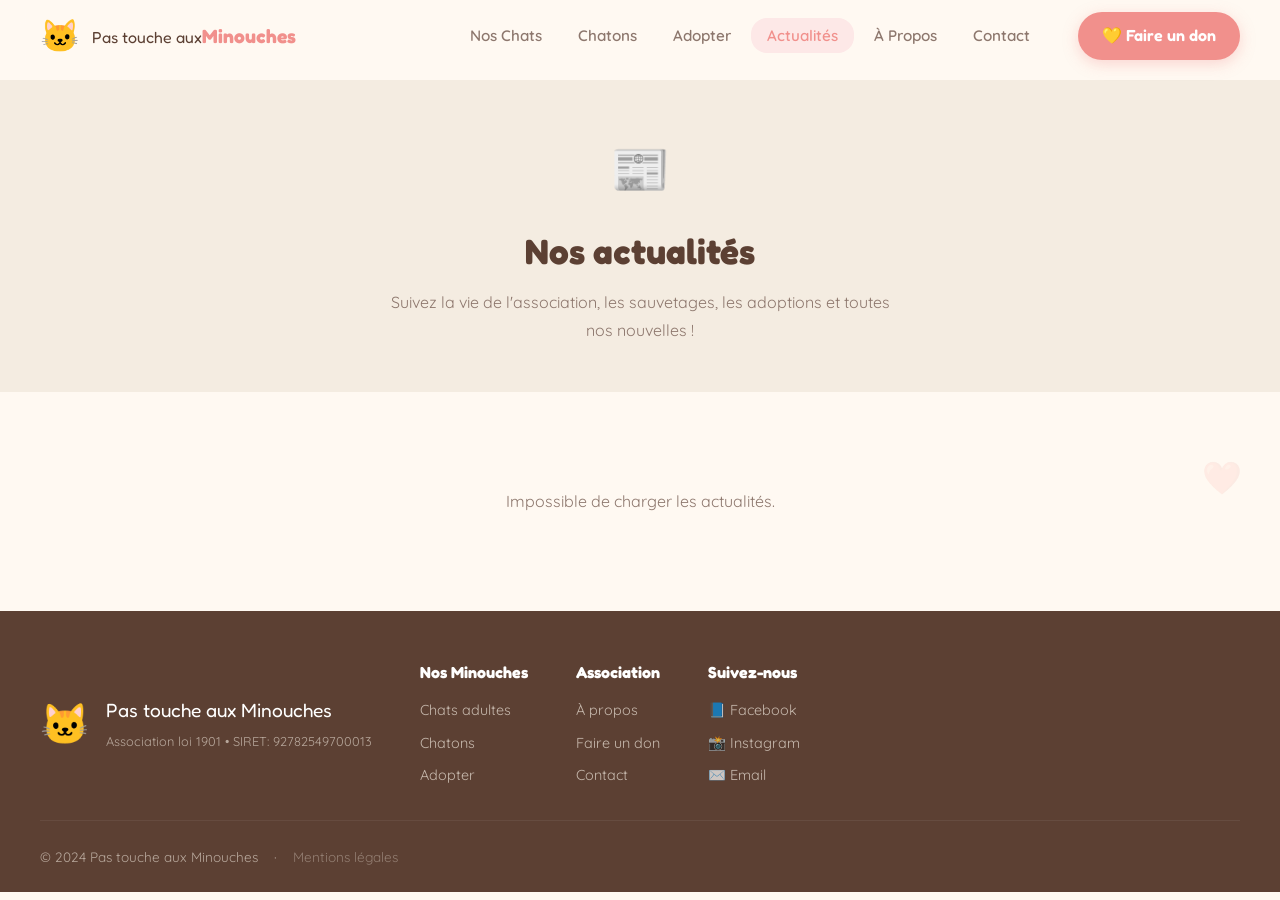
<file: actualites.html>
<!DOCTYPE html>
<html lang="fr">
<head>
<meta charset="utf-8"/>
<meta name="viewport" content="width=device-width, initial-scale=1.0"/>
<title>Actualités — Pas touche aux Minouches</title>
<link rel="stylesheet" href="assets/css/style.css"/>
<link href="https://fonts.googleapis.com/css2?family=Fredoka:wght@400;500;600;700&family=Quicksand:wght@400;500;600;700&display=swap" rel="stylesheet"/>
</head>
<body>
<nav class="navbar" id="navbar">
  <div class="nav-inner">
    <a href="index.html" class="nav-logo"><span class="logo-icon">🐱</span><div><span class="nav-title">Pas touche aux</span><span class="nav-title logo-bold">Minouches</span></div></a>
    <ul class="nav-links" id="navLinks">
      <li><a href="chats.html">Nos Chats</a></li>
      <li><a href="chatons.html">Chatons</a></li>
      <li><a href="adoption.html">Adopter</a></li>
      <li><a href="actualites.html" class="active">Actualités</a></li>
      <li><a href="a-propos.html">À Propos</a></li>
      <li><a href="contact.html">Contact</a></li>
    </ul>
    <a href="don.html" class="btn-primary">💛 Faire un don</a>
    <button class="nav-burger" id="navBurger"><span></span><span></span><span></span></button>
  </div>
</nav>

<div style="padding-top:80px;"></div>

<!-- Hero -->
<div style="background:var(--cream-dark);padding:3rem 2rem;text-align:center;">
  <div style="font-size:3rem;margin-bottom:0.75rem;">📰</div>
  <h1 style="font-family:var(--font-display);color:var(--brown);font-size:2.2rem;margin-bottom:0.5rem;">Nos actualités</h1>
  <p style="color:var(--brown-soft);max-width:500px;margin:0 auto;">Suivez la vie de l'association, les sauvetages, les adoptions et toutes nos nouvelles !</p>
</div>

<!-- Décos -->
<div style="position:fixed;inset:0;pointer-events:none;z-index:-1;overflow:hidden;">
  <span style="position:absolute;top:20%;left:2%;font-size:2rem;opacity:0.07;">🐾</span>
  <span style="position:absolute;top:50%;right:3%;font-size:2rem;opacity:0.07;">❤️</span>
  <span style="position:absolute;bottom:15%;left:5%;font-size:2rem;opacity:0.07;">⭐</span>
</div>

<!-- Articles -->
<div style="max-width:800px;margin:3rem auto;padding:0 1.5rem;" id="newsContainer">
  <div style="text-align:center;padding:3rem;color:var(--brown-soft);">
    <div style="font-size:3rem;margin-bottom:1rem;">⏳</div>
    <p>Chargement des actualités...</p>
  </div>
</div>

<!-- FOOTER -->
<footer class="footer">
  <div class="footer-inner">
    <div class="footer-brand">
      <span class="logo-icon">🐱</span>
      <div>
        <div class="footer-name">Pas touche aux Minouches</div>
        <div class="footer-sub">Association loi 1901 • SIRET: 92782549700013</div>
      </div>
    </div>
    <div class="footer-links">
      <div class="footer-col">
        <h4>Nos Minouches</h4>
        <a href="chats.html">Chats adultes</a>
        <a href="chatons.html">Chatons</a>
        <a href="adoption.html">Adopter</a>
      </div>
      <div class="footer-col">
        <h4>Association</h4>
        <a href="a-propos.html">À propos</a>
        <a href="don.html">Faire un don</a>
        <a href="contact.html">Contact</a>
      </div>
      <div class="footer-col">
        <h4>Suivez-nous</h4>
        <a href="https://www.facebook.com/profile.php?id=61565155742101&sk=directory_privacy_and_legal_info" target="_blank">📘 Facebook</a>
        <a href="https://www.facebook.com/profile.php?id=61565155742101&sk=directory_privacy_and_legal_info" target="_blank">📸 Instagram</a>
        <a href="/cdn-cgi/l/email-protection#3e5d51504a5f5d4a7e4e5f4d4a514b5d565b5f4b46535750514b5d565b4d10584c">✉️ Email</a>
      </div>
    </div>
  </div>
  <div class="footer-bottom"><span>© 2024 Pas touche aux Minouches</span> · <a href="mentions-legales.html" style="opacity:0.6;font-size:0.85rem;color:var(--cream-dark);">Mentions légales</a></div>
</footer>

<script src="assets/js/data.js"></script>
<script src="assets/js/main.js"></script>
<script>
async function loadNews() {
  const container = document.getElementById('newsContainer');
  try {
    const rows = await sb.query('news', { order: 'date.desc' });
    if (!rows.length) {
      container.innerHTML = `
        <div style="text-align:center;padding:4rem 2rem;color:var(--brown-soft);">
          <div style="font-size:4rem;margin-bottom:1rem;">📭</div>
          <h2 style="color:var(--brown);">Aucune actualité pour le moment</h2>
          <p>Revenez bientôt, nous avons toujours des nouvelles à partager !</p>
        </div>`;
      return;
    }
    container.innerHTML = rows.map(n => `
      <article style="background:white;border-radius:var(--radius-lg);box-shadow:0 2px 12px rgba(92,64,51,0.08);margin-bottom:2rem;overflow:hidden;border:1.5px solid var(--cream-dark);">
        ${n.img ? `<img src="${n.img}" alt="${n.title}" style="width:100%;display:block;"/>` : ''}
        <div style="padding:1.5rem 2rem 2rem;">
          <div style="margin-bottom:0.75rem;display:flex;flex-wrap:wrap;gap:0.75rem;align-items:center;">
            <span style="font-size:0.8rem;color:var(--brown-soft);">
              📅 Publié le ${new Date(n.date).toLocaleDateString('fr-FR',{day:'numeric',month:'long',year:'numeric'})}
            </span>
            ${n.event_date ? `
              <span style="background:var(--coral);color:white;font-size:0.8rem;font-weight:700;padding:0.2rem 0.75rem;border-radius:2rem;">
                🗓️ ${new Date(n.event_date).toLocaleDateString('fr-FR',{day:'numeric',month:'long',year:'numeric'})}
              </span>` : ''}
            ${n.event_place ? `
              <span style="background:var(--cream-dark);color:var(--brown);font-size:0.8rem;font-weight:600;padding:0.2rem 0.75rem;border-radius:2rem;">
                📍 ${n.event_place}
              </span>` : ''}
          </div>
          <h2 style="font-family:var(--font-display);color:var(--brown);font-size:1.5rem;margin-bottom:1rem;">${n.title}</h2>
          <div style="color:var(--brown-soft);line-height:1.8;white-space:pre-wrap;">${n.content}</div>
        </div>
      </article>
    `).join('');
  } catch(e) {
    container.innerHTML = `<div style="text-align:center;padding:3rem;color:var(--brown-soft);">Impossible de charger les actualités.</div>`;
  }
}
loadNews();
</script>
</body>
</html>
</file>
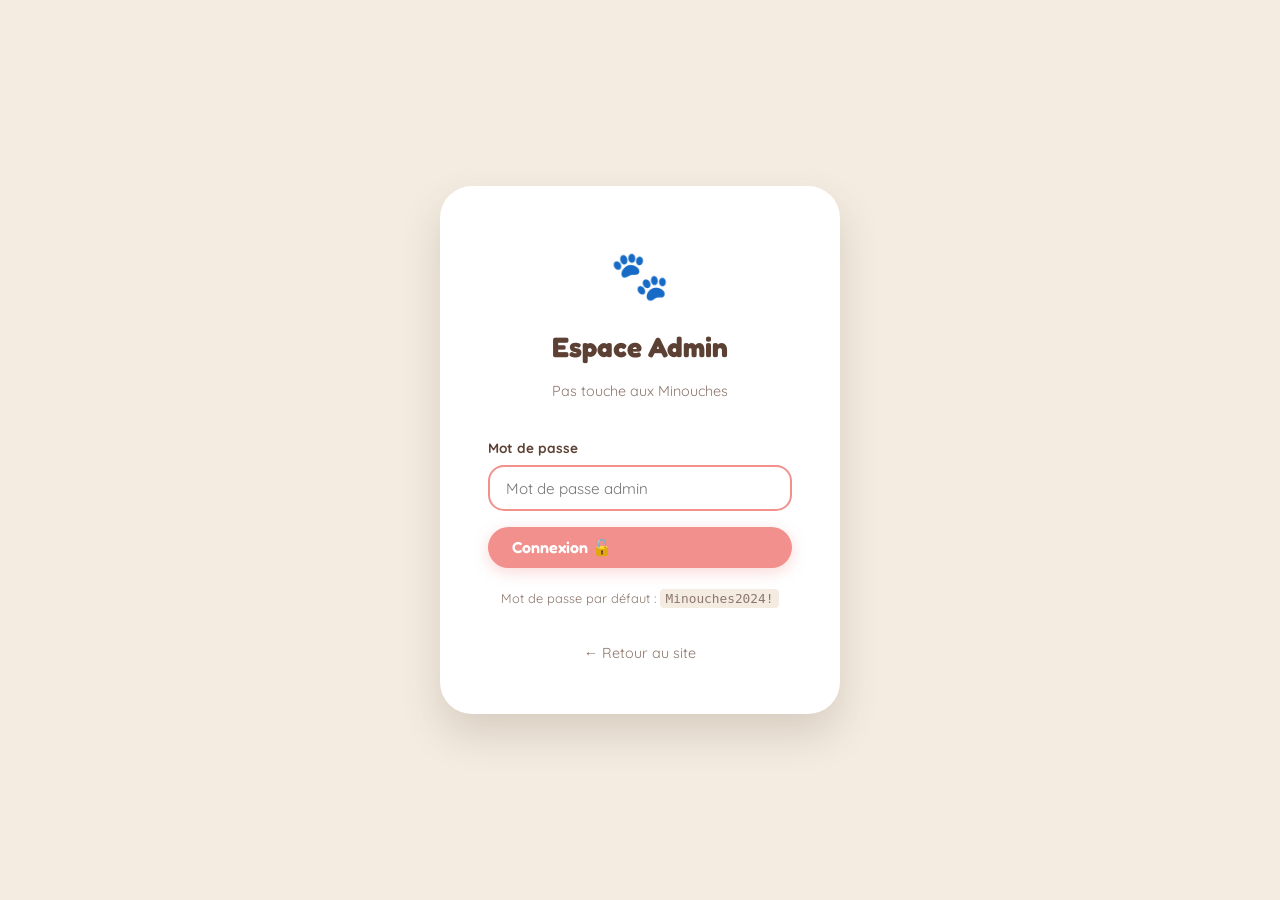
<file: admin.html>
<!DOCTYPE html>
<html lang="fr">
<head>
<meta charset="utf-8"/>
<meta name="viewport" content="width=device-width, initial-scale=1.0"/>
<title>Admin — Pas touche aux Minouches</title>
<link rel="stylesheet" href="assets/css/style.css"/>
<link href="https://fonts.googleapis.com/css2?family=Fredoka:wght@400;500;600;700&family=Quicksand:wght@400;500;600;700&display=swap" rel="stylesheet"/>
</head>
<body>

<!-- LOGIN -->
<div id="loginWrap" class="admin-login">
  <div class="admin-login-card">
    <div style="font-size:3rem;margin-bottom:0.5rem;">🐾</div>
    <h1>Espace Admin</h1>
    <p>Pas touche aux Minouches</p>
    <form onsubmit="doLogin(event)">
      <div class="form-group">
        <label>Mot de passe</label>
        <input type="password" class="form-control" id="adminPwd" placeholder="Mot de passe admin" required autofocus/>
      </div>
      <div id="loginError" style="display:none;color:#e74c3c;font-size:0.85rem;margin-bottom:0.75rem;text-align:center;">Mot de passe incorrect</div>
      <button type="submit" class="btn-primary" style="width:100%;">Connexion 🔓</button>
    </form>
    <p style="font-size:0.8rem;color:var(--brown-soft);margin-top:1.25rem;text-align:center;">
      Mot de passe par défaut : <code style="background:var(--cream-dark);padding:2px 6px;border-radius:4px;">Minouches2024!</code>
    </p>
    <a href="index.html" style="display:block;text-align:center;margin-top:1rem;font-size:0.9rem;color:var(--brown-soft);">← Retour au site</a>
  </div>
</div>

<!-- ADMIN PANEL -->
<div id="adminPanel" class="admin-layout" style="display:none;">

  <!-- Sidebar -->
  <aside class="admin-sidebar">
    <div class="admin-sidebar-top">
      <span class="admin-logo-icon">🐱</span>
      <h2>Pas touche aux Minouches</h2>
      <p>Admin Portal</p>
    </div>
    <nav class="admin-nav">
      <button class="admin-nav-item active" onclick="showSection('cats')" id="navCats">
        <span class="nav-icon">🐾</span> Chats & Chatons
      </button>
      <button class="admin-nav-item" onclick="showSection('applications')" id="navApps">
        <span class="nav-icon">📋</span> Demandes d'adoption
      </button>
      <button class="admin-nav-item" onclick="showSection('stats')" id="navStats">
        <span class="nav-icon">📊</span> Statistiques
      </button>
      <button class="admin-nav-item" onclick="showSection('messages')" id="navMessages">
        <span class="nav-icon">💬</span> Messages contact
      </button>
      <button class="admin-nav-item" onclick="showSection('history')" id="navHistory">
        <span class="nav-icon">📜</span> Historique
      </button>
      <button class="admin-nav-item" onclick="showSection('news')" id="navNews">
        <span class="nav-icon">📰</span> Actualités
      </button>
      <button class="admin-nav-item" onclick="showSection('settings')" id="navSettings">
        <span class="nav-icon">⚙️</span> Paramètres
      </button>
    </nav>
    <div style="padding:1.5rem;border-top:1px solid var(--cream-dark);">
      <a href="index.html" style="display:flex;align-items:center;gap:0.5rem;font-size:0.85rem;color:var(--brown-soft);font-weight:600;margin-bottom:0.75rem;">🌐 Voir le site public</a>
      <button onclick="doLogout()" style="display:flex;align-items:center;gap:0.5rem;font-size:0.85rem;color:var(--brown-soft);font-weight:600;background:none;border:none;cursor:pointer;width:100%;text-align:left;">🚪 Déconnexion</button>
    </div>
  </aside>

  <!-- Main -->
  <main class="admin-main">
    <header class="admin-header">
      <button class="admin-menu-btn" onclick="document.querySelector('.admin-layout').classList.toggle('sidebar-open')" style="display:none;background:none;border:none;cursor:pointer;padding:8px;border-radius:8px;font-size:1.4rem;margin-right:0.5rem;">☰</button>
      <h2 id="adminTitle">🐾 Chats & Chatons</h2>
      <div style="display:flex;align-items:center;gap:1rem;">
        <div id="headerActions"></div>
        <div style="font-size:0.85rem;color:var(--brown-soft);" id="currentDate"></div>
      </div>
    </header>

    <div class="admin-content">

      <!-- ======================== CATS SECTION ======================== -->
      <div id="sectionCats">
        <!-- Stats bar -->
        <div class="admin-stats-grid" id="adminStatsBar"></div>

        <!-- Search + add -->
        <div style="display:flex;gap:1rem;margin-bottom:1.5rem;flex-wrap:wrap;align-items:center;">
          <input type="text" class="form-control" id="catSearch" placeholder="🔍 Rechercher un minouche..." style="flex:1;min-width:200px;" oninput="renderCatsTable()"/>
          <select class="form-control" id="catFilter" onchange="renderCatsTable()" style="width:auto;">
            <option value="all">Tous les statuts</option>
            <option value="available">✅ Disponibles</option>
            <option value="pending">⏳ En cours</option>
            <option value="adopted">🏠 Adoptés</option>
          </select>
          <button class="btn-primary" onclick="openAddCat()">➕ Ajouter un minouche</button>
        </div>

        <div class="admin-card">
          <div class="admin-card-header">
            <h3 id="catsTableTitle">Tous les résidents</h3>
            <div style="font-size:0.85rem;color:var(--brown-soft);" id="catsCount"></div>
          </div>
          <div style="overflow-x:auto;">
            <table class="admin-table" id="catsTable">
              <thead>
                <tr>
                  <th>Minouche</th>
                  <th>Race</th>
                  <th>Âge</th>
                  <th>Sexe</th>
                  <th>Type</th>
                  <th>Statut</th>
                  <th style="text-align:right;">Actions</th>
                </tr>
              </thead>
              <tbody id="catsTableBody"></tbody>
            </table>
          </div>
        </div>
      </div>

      <!-- ======================== APPLICATIONS SECTION ======================== -->
      <div id="sectionApplications" style="display:none;">
        <div class="admin-card">
          <div class="admin-card-header">
            <h3>Demandes d'adoption</h3>
            <div style="font-size:0.85rem;color:var(--brown-soft);" id="appsCount"></div>
          </div>
          <div style="overflow-x:auto;">
            <table class="admin-table">
              <thead>
                <tr>
                  <th>Demandeur</th>
                  <th>Email</th>
                  <th>Minouche souhaité</th>
                  <th>Date</th>
                  <th>Statut</th>
                  <th style="text-align:right;">Actions</th>
                </tr>
              </thead>
              <tbody id="appsTableBody"></tbody>
            </table>
          </div>
        </div>
      </div>

      <!-- ======================== NEWS SECTION ======================== -->
      <div id="sectionNews" style="display:none;">
        <div class="admin-card">
          <div class="admin-card-header">
            <h3>📰 Actualités</h3>
            <button class="btn-primary btn-sm" onclick="openNewsModal()">➕ Nouvelle actualité</button>
          </div>
          <div id="newsList"></div>
        </div>
      </div>

      <!-- ======================== HISTORY SECTION ======================== -->
      <div id="sectionHistory" style="display:none;">
        <div class="admin-card">
          <div class="admin-card-header">
            <h3>📜 Historique des minouches</h3>
            <div style="font-size:0.85rem;color:var(--brown-soft);" id="historyCount"></div>
          </div>
          <div style="display:flex;gap:0.75rem;align-items:center;flex-wrap:wrap;margin-bottom:1.25rem;">
            <input type="text" class="form-control" id="historyNewName" placeholder="Ajouter un nom..." style="max-width:220px;" onkeydown="if(event.key==='Enter')addHistoryName()"/>
            <button class="btn-primary btn-sm" onclick="addHistoryName()">➕ Ajouter</button>
            <input type="text" class="form-control" id="historySearch" placeholder="🔍 Rechercher..." oninput="renderHistoryList()" style="max-width:200px;margin-left:auto;"/>
          </div>
          <div id="historyList" style="display:flex;flex-direction:column;gap:0;"></div>
        </div>
      </div>

      <!-- ======================== MESSAGES SECTION ======================== -->
      <div id="sectionMessages" style="display:none;">
        <div class="admin-card">
          <div class="admin-card-header">
            <h3>💬 Messages reçus via le formulaire contact</h3>
            <div style="font-size:0.85rem;color:var(--brown-soft);" id="msgsCount"></div>
          </div>
          <div style="overflow-x:auto;">
            <table class="admin-table">
              <thead>
                <tr>
                  <th>Expéditeur</th>
                  <th>Email</th>
                  <th>Sujet</th>
                  <th>Date</th>
                  <th>Statut</th>
                  <th style="text-align:right;">Actions</th>
                </tr>
              </thead>
              <tbody id="msgsTableBody"></tbody>
            </table>
          </div>
        </div>
      </div>

      <!-- ======================== STATS SECTION ======================== -->
      <div id="sectionStats" style="display:none;">
        <div class="admin-card" style="padding:2rem;">
          <h3 style="margin-bottom:1.5rem;">📊 Mettre à jour les statistiques du site</h3>
          <form onsubmit="saveStats(event)">
            <div class="form-row">
              <div class="form-group"><label>Total adoptions 🏠</label><input type="number" class="form-control" name="totalAdopted" id="statAdoptedInput" min="0"/></div>
              <div class="form-group"><label>Total chats sauvés 🐱</label><input type="number" class="form-control" name="totalRescued" id="statRescuedInput" min="0"/></div>
            </div>
            <div class="form-row">
              <div class="form-group"><label>Années d'activité 📅</label><input type="number" class="form-control" name="yearsActive" id="statYearsInput" min="1"/></div>
            </div>
            <button type="submit" class="btn-primary">💾 Sauvegarder les stats</button>
          </form>
        </div>
      </div>

      <!-- ======================== SETTINGS SECTION ======================== -->
      <div id="sectionSettings" style="display:none;">
        <div class="admin-card" style="padding:2rem;">
          <h3 style="margin-bottom:1.5rem;">⚙️ Paramètres</h3>
          
          <div class="form-section" data-tape="🔐 SÉCURITÉ" style="background:var(--cream);margin-bottom:1.5rem;">
            <h3>Changer le mot de passe admin</h3>
            <form onsubmit="changePwd(event)">
              <div class="form-group"><label>Ancien mot de passe *</label><input type="password" class="form-control" id="oldPwd" required placeholder="Votre mot de passe actuel"/></div>
              <div class="form-group"><label>Nouveau mot de passe *</label><input type="password" class="form-control" id="newPwd1" required minlength="8" placeholder="Min. 8 caractères"/></div>
              <div class="form-group"><label>Confirmer *</label><input type="password" class="form-control" id="newPwd2" required/></div>
              <button type="submit" class="btn-primary">🔒 Changer le mot de passe</button>
            </form>
          </div>

          <div class="form-section" data-tape="📦 DONNÉES" style="background:var(--cream);">
            <h3 style="color:#e74c3c;">Zone de danger</h3>
            <p style="color:var(--brown-soft);margin-bottom:1rem;font-size:0.9rem;">⚠️ Ces actions sont irréversibles.</p>
            <button class="btn-primary btn-danger btn-sm" onclick="resetData()">🗑️ Remettre les données par défaut</button>
          </div>
        </div>
      </div>

    </div>
  </main>
</div>

<!-- MODAL ADD/EDIT CAT -->
<div class="modal-overlay" id="catModal">
  <div class="modal">
    <div class="modal-header">
      <h3 id="modalTitle">➕ Ajouter un minouche</h3>
      <button class="modal-close" onclick="closeModal('catModal')">✕</button>
    </div>
    <form id="catForm" onsubmit="saveCat(event)">
      <input type="hidden" id="catId"/>
      <div class="form-row">
        <div class="form-group"><label>Nom *</label><input type="text" class="form-control" id="catName" required placeholder="Luna"/></div>
        <div class="form-group"><label>Surnom</label><input type="text" class="form-control" id="catNickname" placeholder="La timide"/></div>
      </div>
      <div class="form-row">
        <div class="form-group">
          <label>Âge *</label><input type="text" class="form-control" id="catAge" required placeholder="2 ans / 3 mois"/>
        </div>
        <div class="form-group">
          <label>Âge en mois</label><input type="number" class="form-control" id="catAgeMonths" placeholder="24" min="0"/>
        </div>
      </div>
      <div class="form-row">
        <div class="form-group"><label>Race</label><input type="text" class="form-control" id="catBreed" placeholder="European shorthair"/></div>
        <div class="form-group">
          <label>Sexe</label>
          <select class="form-control" id="catSex">
            <option value="M">♂ Mâle</option>
            <option value="F">♀ Femelle</option>
          </select>
        </div>
      </div>
      <div class="form-row">
        <div class="form-group">
          <label>Statut</label>
          <select class="form-control" id="catStatus">
            <option value="available">✅ Disponible</option>
            <option value="pending">⏳ Adoption en cours</option>
            <option value="adopted">🏠 Adopté</option>
          </select>
        </div>
        <div class="form-group">
          <label>Type</label>
          <select class="form-control" id="catIsKitten">
            <option value="false">🐱 Chat adulte</option>
            <option value="true">🐱 Chaton</option>
          </select>
        </div>
      </div>
      <div class="form-group">
        <label>Photo principale</label>
        <div style="display:flex;gap:0.75rem;align-items:center;flex-wrap:wrap;margin-bottom:0.5rem;">
          <label for="catImgFile" id="uploadBtn" style="cursor:pointer;background:var(--coral);color:white;padding:0.5rem 1rem;border-radius:0.75rem;font-size:0.9rem;font-weight:600;display:inline-flex;align-items:center;gap:0.4rem;">
            📁 Choisir une photo
          </label>
          <input type="file" id="catImgFile" accept="image/*" style="display:none;" onchange="handleImgUpload(this)"/>
          <span id="uploadStatus" style="font-size:0.85rem;color:var(--brown-soft);"></span>
        </div>
        <div id="imgPreviewWrap" style="display:none;margin-bottom:0.5rem;">
          <img id="imgPreview" style="max-width:120px;max-height:120px;border-radius:0.75rem;object-fit:cover;border:2px solid var(--coral);"/>
        </div>
        <input type="url" class="form-control" id="catImg" placeholder="https://... (ou utilise le bouton ci-dessus)" style="font-size:0.8rem;"/>
        <p style="font-size:0.75rem;color:var(--brown-soft);margin-top:0.25rem;">Tu peux aussi coller un lien direct si tu préfères.</p>
      </div>
      <div class="form-group">
        <label>Description</label>
        <textarea class="form-control" id="catDesc" rows="3" placeholder="Décrivez le caractère et l'histoire de ce minouche..."></textarea>
      </div>
      <div class="form-group"><label>Traits de caractère (séparés par des virgules)</label><input type="text" class="form-control" id="catTraits" placeholder="Câlin, Joueur, Timide"/></div>
      <div style="margin-bottom:1rem;">
        <label style="font-weight:700;font-size:0.85rem;color:var(--brown);display:block;margin-bottom:0.75rem;">Santé</label>
        <div style="display:flex;gap:1.5rem;flex-wrap:wrap;">
          <label style="display:flex;align-items:center;gap:0.5rem;font-size:0.9rem;cursor:pointer;"><input type="checkbox" id="catVax"/> Vacciné(e)</label>
          <label style="display:flex;align-items:center;gap:0.5rem;font-size:0.9rem;cursor:pointer;"><input type="checkbox" id="catSteri"/> Stérilisé(e)</label>
          <label style="display:flex;align-items:center;gap:0.5rem;font-size:0.9rem;cursor:pointer;"><input type="checkbox" id="catPuce"/> Pucé(e)</label>
        </div>
        <input type="text" class="form-control" id="catHealthNote" placeholder="Note santé particulière..." style="margin-top:0.75rem;"/>
      </div>

      <div style="margin-bottom:1rem;">
        <label style="font-weight:700;font-size:0.85rem;color:var(--brown);display:block;margin-bottom:0.75rem;">Compatibilités 🏠</label>
        <div style="display:flex;gap:1.5rem;flex-wrap:wrap;">
          <label style="display:flex;align-items:center;gap:0.5rem;font-size:0.9rem;cursor:pointer;"><input type="checkbox" id="catOkChildren"/> OK avec enfants</label>
          <label style="display:flex;align-items:center;gap:0.5rem;font-size:0.9rem;cursor:pointer;"><input type="checkbox" id="catOkDogs"/> OK avec chiens</label>
          <label style="display:flex;align-items:center;gap:0.5rem;font-size:0.9rem;cursor:pointer;"><input type="checkbox" id="catOkCats"/> OK avec autres chats</label>
        </div>
      </div>

      <div style="margin-bottom:1rem;">
        <label style="font-weight:700;font-size:0.85rem;color:var(--brown);display:block;margin-bottom:0.75rem;">Logement & sortie 🌿</label>
        <div style="display:flex;gap:1.5rem;flex-wrap:wrap;">
          <label style="display:flex;align-items:center;gap:0.5rem;font-size:0.9rem;cursor:pointer;"><input type="checkbox" id="catOkApartment"/> Convient en appartement</label>
          <label style="display:flex;align-items:center;gap:0.5rem;font-size:0.9rem;cursor:pointer;"><input type="checkbox" id="catNeedsOutdoor"/> Sortie extérieure souhaitée</label>
        </div>
      </div>
      <div style="display:flex;gap:1rem;justify-content:flex-end;margin-top:1.5rem;">
        <button type="button" class="btn-outline" onclick="closeModal('catModal')">Annuler</button>
        <button type="submit" class="btn-primary">💾 Sauvegarder</button>
      </div>
    </form>
  </div>
</div>

<!-- MODAL VIEW APPLICATION -->
<div class="modal-overlay" id="appModal">
  <div class="modal">
    <div class="modal-header">
      <h3>📋 Détail de la demande</h3>
      <button class="modal-close" onclick="closeModal('appModal')">✕</button>
    </div>
    <div id="appModalContent"></div>
  </div>
</div>

<script src="assets/js/data.js"></script>
<script src="assets/js/main.js"></script>
<script>
// ---- AUTH ----
async function doLogin(e) {
  e.preventDefault();
  const pwd = document.getElementById('adminPwd').value;
  const btn = e.target.querySelector('button');
  btn.textContent = '⏳ Vérification...'; btn.disabled = true;
  const ok = await DataManager.loginAdmin(pwd);
  if (ok) {
    document.getElementById('loginWrap').style.display = 'none';
    document.getElementById('adminPanel').style.display = 'flex';
    initAdmin();
  } else {
    document.getElementById('loginError').style.display = 'block';
    btn.textContent = 'Connexion 🔓'; btn.disabled = false;
  }
}

function doLogout() {
  DataManager.logoutAdmin();
  document.getElementById('adminPanel').style.display = 'none';
  document.getElementById('loginWrap').style.display = 'flex';
}

// ---- INIT ----
async function initAdmin() {
  document.getElementById('currentDate').textContent = new Date().toLocaleDateString('fr-FR', { weekday: 'long', year: 'numeric', month: 'long', day: 'numeric' });

  // Bannière config si Supabase non configuré
  if (!DataManager.isConfigured()) {
    document.getElementById('headerActions').innerHTML = `
      <div style="background:#fff3e0;border:1.5px solid #f5a623;border-radius:0.75rem;padding:0.5rem 1rem;font-size:0.82rem;color:#5c4033;">
        ⚠️ Supabase non configuré — <a href="#" onclick="showSection('settings')" style="color:var(--coral);font-weight:700;">Voir les instructions</a>
      </div>`;
  }

  await renderStatsBar();
  await renderCatsTable();
}

if (DataManager.isAdmin()) {
  document.getElementById('loginWrap').style.display = 'none';
  document.getElementById('adminPanel').style.display = 'flex';
  initAdmin();
}

// ---- SECTIONS ----
function showSection(name) {
  document.querySelector('.admin-layout').classList.remove('sidebar-open');
  ['cats','applications','messages','stats','settings','history','news'].forEach(s => {
    const sec = document.getElementById('section' + s.charAt(0).toUpperCase() + s.slice(1));
    const nav = document.getElementById('nav' + s.charAt(0).toUpperCase() + s.slice(1));
    if (sec) sec.style.display = s === name ? 'block' : 'none';
    if (nav) nav.classList.toggle('active', s === name);
  });
  const titles = { cats: '🐾 Chats & Chatons', applications: '📋 Demandes d\'adoption', messages: '💬 Messages contact', stats: '📊 Statistiques', settings: '⚙️ Paramètres', history: '📜 Historique des minouches', news: '📰 Actualités' };
  document.getElementById('adminTitle').textContent = titles[name] || '';
  if (name === 'applications') renderAppsTable();
  if (name === 'messages') renderMsgsTable();
  if (name === 'stats') loadStatsForm();
  if (name === 'history') renderHistory();
  if (name === 'news') renderNewsList();
}

// ---- NEWS ----
let _newsList = [];

async function renderNewsList() {
  const container = document.getElementById('newsList');
  container.innerHTML = '<div style="text-align:center;padding:2rem;color:var(--brown-soft);">⏳ Chargement...</div>';
  try {
    const rows = await sb.query('news', { order: 'date.desc' });
    _newsList = rows;
    if (!rows.length) {
      container.innerHTML = '<div style="text-align:center;padding:2rem;color:var(--brown-soft);">Aucune actualité pour le moment 📰</div>';
      return;
    }
    container.innerHTML = rows.map(n => `
      <div style="border:1.5px solid var(--cream-dark);border-radius:var(--radius);padding:1.25rem;margin-bottom:1rem;display:flex;gap:1rem;align-items:flex-start;">
        ${n.img ? `<img src="${n.img}" style="width:80px;height:80px;object-fit:cover;border-radius:0.5rem;flex-shrink:0;"/>` : ''}
        <div style="flex:1;">
          <div style="font-weight:700;color:var(--brown);font-size:1.05rem;">${n.title}</div>
          <div style="font-size:0.8rem;color:var(--brown-soft);margin:0.25rem 0 0.5rem;">
            📅 ${new Date(n.date).toLocaleDateString('fr-FR',{day:'numeric',month:'long',year:'numeric'})}
            ${n.event_date ? `&nbsp;·&nbsp;🗓️ Événement : ${new Date(n.event_date).toLocaleDateString('fr-FR',{day:'numeric',month:'long',year:'numeric'})}` : ''}
            ${n.event_place ? `&nbsp;·&nbsp;📍 ${n.event_place}` : ''}
          </div>
          <div style="color:var(--brown-soft);font-size:0.9rem;white-space:pre-wrap;">${n.content.length > 150 ? n.content.slice(0,150)+'...' : n.content}</div>
        </div>
        <div style="display:flex;flex-direction:column;gap:0.4rem;flex-shrink:0;">
          <button class="btn-edit" onclick="openNewsModal('${n.id}')">✏️</button>
          <button class="btn-del" onclick="deleteNews('${n.id}')">🗑️</button>
        </div>
      </div>
    `).join('');
  } catch(e) {
    container.innerHTML = '<div style="color:#e74c3c;padding:1rem;">❌ Erreur — table news manquante dans Supabase ?</div>';
  }
}

function openNewsModal(id) {
  document.getElementById('newsId').value = '';
  document.getElementById('newsTitle').value = '';
  document.getElementById('newsContent').value = '';
  document.getElementById('newsImg').value = '';
  document.getElementById('newsUploadStatus').textContent = '';
  document.getElementById('newsEventDate').value = '';
  document.getElementById('newsEventPlace').value = '';
  document.getElementById('newsModalTitle').textContent = '📰 Nouvelle actualité';
  if (id) {
    const n = _newsList.find(x => x.id === id);
    if (n) {
      document.getElementById('newsId').value = n.id;
      document.getElementById('newsTitle').value = n.title;
      document.getElementById('newsContent').value = n.content;
      document.getElementById('newsImg').value = n.img || '';
      document.getElementById('newsEventDate').value = n.event_date ? n.event_date.split('T')[0] : '';
      document.getElementById('newsEventPlace').value = n.event_place || '';
      document.getElementById('newsModalTitle').textContent = '✏️ Modifier l\'actualité';
    }
  }
  openModal('newsModal');
}

async function saveNews(e) {
  e.preventDefault();
  const btn = e.target.querySelector('[type="submit"]');
  btn.textContent = '⏳...'; btn.disabled = true;
  const id = document.getElementById('newsId').value;
  const data = {
    title:   document.getElementById('newsTitle').value.trim(),
    content: document.getElementById('newsContent').value.trim(),
    img:         document.getElementById('newsImg').value.trim() || null,
    event_date:  document.getElementById('newsEventDate').value || null,
    event_place: document.getElementById('newsEventPlace').value.trim() || null,
    date:        new Date().toISOString()
  };
  try {
    if (id) {
      await sb.update('news', data, `id=eq.${id}`);
      showToast('✅ Actualité mise à jour !');
    } else {
      data.id = 'news-' + Date.now();
      await sb.insert('news', data);
      showToast('✅ Actualité publiée !');
    }
    closeModal('newsModal');
    await renderNewsList();
  } catch(err) {
    showToast('❌ Erreur : ' + err.message, 'error');
  } finally {
    btn.textContent = '💾 Sauvegarder'; btn.disabled = false;
  }
}

async function deleteNews(id) {
  if (!confirm('Supprimer cette actualité ?')) return;
  await sb.remove('news', `id=eq.${id}`);
  showToast('🗑️ Actualité supprimée', 'info');
  await renderNewsList();
}

async function handleNewsImgUpload(input) {
  const file = input.files[0];
  if (!file) return;
  const status = document.getElementById('newsUploadStatus');
  status.textContent = '⏳ Upload...';
  try {
    const url = await sb.uploadImage(file);
    document.getElementById('newsImg').value = url;
    status.textContent = '✅ Photo uploadée !';
    status.style.color = 'var(--green)';
  } catch(e) {
    status.textContent = '❌ ' + e.message;
    status.style.color = '#e74c3c';
  }
}

// ---- HISTORY ----
let _historyNames = [];

async function renderHistory() {
  const list = document.getElementById('historyList');
  const countEl = document.getElementById('historyCount');
  list.innerHTML = '<span style="color:var(--brown-soft);">⏳ Chargement...</span>';
  try {
    const rows = await sb.query('history_names', { order: 'name.asc' });
    _historyNames = rows;
    countEl.textContent = `${rows.length} minouche${rows.length > 1 ? 's' : ''} au total`;
    renderHistoryList();
  } catch(e) {
    list.innerHTML = '<span style="color:#e74c3c;">❌ Erreur — table history_names manquante dans Supabase ?</span>';
  }
}

function renderHistoryList() {
  const list = document.getElementById('historyList');
  const search = (document.getElementById('historySearch')?.value || '').toLowerCase();
  const filtered = _historyNames.filter(n => n.name.toLowerCase().includes(search));

  if (!filtered.length) {
    list.innerHTML = '<span style="color:var(--brown-soft);">Aucun nom trouvé 🐱</span>';
    return;
  }

  // Grouper par lettre
  const groups = {};
  filtered.forEach(n => {
    const letter = n.name[0].toUpperCase();
    if (!groups[letter]) groups[letter] = [];
    groups[letter].push(n);
  });

  list.innerHTML = Object.keys(groups).sort().map(letter => `
    <div style="width:100%;margin-bottom:0.75rem;">
      <div style="font-size:0.75rem;font-weight:700;color:var(--coral);letter-spacing:0.1em;margin-bottom:0.4rem;padding-bottom:0.25rem;border-bottom:1.5px solid var(--cream-dark);">${letter}</div>
      <div style="display:flex;flex-direction:column;gap:0.25rem;">
        ${groups[letter].map(n => `
          <div style="display:flex;align-items:center;justify-content:space-between;padding:0.4rem 0.75rem;background:var(--cream);border-radius:0.5rem;border-left:3px solid var(--coral);">
            <span style="font-weight:600;color:var(--brown);">🐾 ${n.name}</span>
            <button onclick="deleteHistoryName('${n.id}','${n.name.replace(/'/g,"\'")}')" style="background:none;border:none;cursor:pointer;color:#ccc;font-size:0.9rem;padding:0.1rem 0.4rem;border-radius:0.3rem;transition:color 0.15s;" onmouseover="this.style.color='#e74c3c'" onmouseout="this.style.color='#ccc'" title="Supprimer">✕</button>
          </div>
        `).join('')}
      </div>
    </div>
  `).join('');
}

async function addHistoryName() {
  const input = document.getElementById('historyNewName');
  const name = input.value.trim();
  if (!name) return;
  if (_historyNames.some(n => n.name.toLowerCase() === name.toLowerCase())) {
    showToast('Ce nom existe déjà !', 'error'); return;
  }
  try {
    const id = 'hist-' + Date.now();
    await sb.insert('history_names', { id, name });
    input.value = '';
    await renderHistory();
    showToast('✅ ' + name + ' ajouté à l\'historique');
  } catch(e) {
    showToast('❌ Erreur : ' + e.message, 'error');
  }
}

async function deleteHistoryName(id, name) {
  if (!confirm(`Supprimer "${name}" de l'historique ?`)) return;
  await sb.remove('history_names', `id=eq.${id}`);
  _historyNames = _historyNames.filter(n => n.id !== id);
  document.getElementById('historyCount').textContent = `${_historyNames.length} minouche${_historyNames.length > 1 ? 's' : ''} au total`;
  renderHistoryList();
  showToast('🗑️ ' + name + ' supprimé', 'info');
}

// ---- STATS BAR ----
async function renderStatsBar() {
  document.getElementById('adminStatsBar').innerHTML = '<div style="grid-column:1/-1;text-align:center;padding:1rem;color:var(--brown-soft);">⏳ Chargement...</div>';
  const cats = await DataManager.getCats();
  const apps = await DataManager.getApplications();
  const available = cats.filter(c => c.status === 'available').length;
  const pending   = cats.filter(c => c.status === 'pending').length;
  document.getElementById('adminStatsBar').innerHTML = `
    <div class="admin-stat-card"><div class="admin-stat-icon stat-icon-coral">🐾</div><div><div class="admin-stat-num">${cats.length}</div><div class="admin-stat-label">Total résidents</div></div></div>
    <div class="admin-stat-card"><div class="admin-stat-icon stat-icon-green">✅</div><div><div class="admin-stat-num">${available}</div><div class="admin-stat-label">Disponibles</div></div></div>
    <div class="admin-stat-card"><div class="admin-stat-icon stat-icon-amber">⏳</div><div><div class="admin-stat-num">${pending}</div><div class="admin-stat-label">En cours</div></div></div>
    <div class="admin-stat-card"><div class="admin-stat-icon stat-icon-coral">📋</div><div><div class="admin-stat-num">${apps.filter(a=>a.status==='pending').length}</div><div class="admin-stat-label">Demandes en attente</div></div></div>
  `;
}

// ---- CATS TABLE ----
async function renderCatsTable() {
  const tbody = document.getElementById('catsTableBody');
  tbody.innerHTML = '<tr><td colspan="7" style="text-align:center;padding:2rem;color:var(--brown-soft);">⏳ Chargement...</td></tr>';
  const search = (document.getElementById('catSearch')?.value || '').toLowerCase();
  const filter = document.getElementById('catFilter')?.value || 'all';
  let cats = await DataManager.getCats();
  if (search) cats = cats.filter(c => c.name.toLowerCase().includes(search) || (c.breed || '').toLowerCase().includes(search));
  if (filter !== 'all') cats = cats.filter(c => c.status === filter);
  document.getElementById('catsCount').textContent = `${cats.length} résidents`;
  const statusHTML = {
    available: '<span class="tag-available">✅ Disponible</span>',
    pending:   '<span class="tag-pending">⏳ En cours</span>',
    adopted:   '<span class="tag-adopted">🏠 Adopté</span>'
  };
  tbody.innerHTML = cats.length ? cats.map(cat => `
    <tr class="admin-cat-row">
      <td style="display:flex;align-items:center;gap:0.75rem;">
        <img src="${cat.img || ''}" class="cat-thumb" alt=""
             onerror="this.style.display='none'"/>
        <span class="cat-name">${cat.name}</span>
      </td>
      <td>${cat.breed || '—'}</td>
      <td>${cat.age || '—'}</td>
      <td>${cat.sex === 'M' ? '♂ Mâle' : '♀ Femelle'}</td>
      <td>${cat.isKitten ? '🐱 Chaton' : '🐱 Chat'}</td>
      <td>${statusHTML[cat.status] || cat.status}</td>
      <td><div class="table-actions">
        <button class="btn-edit" onclick="openEditCat('${cat.id}')">✏️ Modifier</button>
        <button class="btn-del"  onclick="deleteCat('${cat.id}','${cat.name.replace(/'/g,"\\'")}')">🗑️ Supprimer</button>
        <a href="profil-chat.html?id=${cat.id}" target="_blank" class="btn-edit">👁️ Voir</a>
      </div></td>
    </tr>
  `).join('') : '<tr><td colspan="7" style="text-align:center;padding:2rem;color:var(--brown-soft);">Aucun chat trouvé.</td></tr>';
}

// ---- ADD / EDIT CAT ----
function openAddCat() {
  document.getElementById('modalTitle').textContent = '➕ Ajouter un minouche';
  document.getElementById('catId').value = '';
  document.getElementById('catForm').reset();
  openModal('catModal');
}

async function openEditCat(id) {
  const cat = await DataManager.getCatById(id);
  if (!cat) return;
  document.getElementById('modalTitle').textContent = `✏️ Modifier ${cat.name}`;
  document.getElementById('catId').value           = cat.id;
  document.getElementById('catName').value         = cat.name || '';
  document.getElementById('catNickname').value     = cat.nickname || '';
  document.getElementById('catAge').value          = cat.age || '';
  document.getElementById('catAgeMonths').value    = cat.ageMonths || '';
  document.getElementById('catBreed').value        = cat.breed || '';
  document.getElementById('catSex').value          = cat.sex || 'M';
  document.getElementById('catStatus').value       = cat.status || 'available';
  document.getElementById('catIsKitten').value     = cat.isKitten ? 'true' : 'false';
  document.getElementById('catImg').value          = cat.img || '';
  if (cat.img) {
    document.getElementById('imgPreview').src = cat.img;
    document.getElementById('imgPreviewWrap').style.display = 'block';
  } else {
    document.getElementById('imgPreviewWrap').style.display = 'none';
  }
  document.getElementById('uploadStatus').textContent = '';
  document.getElementById('catDesc').value         = cat.description || '';
  document.getElementById('catTraits').value       = (cat.traits || []).join(', ');
  document.getElementById('catVax').checked        = cat.health?.vaccinated || false;
  document.getElementById('catSteri').checked      = cat.health?.sterilized || false;
  document.getElementById('catPuce').checked       = cat.health?.microchipped || false;
  document.getElementById('catHealthNote').value   = cat.health?.note || '';
  document.getElementById('catOkChildren').checked  = cat.okChildren || false;
  document.getElementById('catOkDogs').checked      = cat.okDogs || false;
  document.getElementById('catOkCats').checked      = cat.okCats || false;
  document.getElementById('catOkApartment').checked = cat.okApartment || false;
  document.getElementById('catNeedsOutdoor').checked= cat.needsOutdoor || false;
  openModal('catModal');
}

async function saveCat(e) {
  e.preventDefault();
  const btn = e.target.querySelector('[type="submit"]');
  btn.textContent = '⏳ Sauvegarde...'; btn.disabled = true;

  const id = document.getElementById('catId').value;
  const imgUrl = document.getElementById('catImg').value.trim();
  const cat = {
    name:        document.getElementById('catName').value.trim(),
    nickname:    document.getElementById('catNickname').value.trim(),
    age:         document.getElementById('catAge').value.trim(),
    ageMonths:   parseInt(document.getElementById('catAgeMonths').value) || 0,
    breed:       document.getElementById('catBreed').value.trim(),
    sex:         document.getElementById('catSex').value,
    status:      document.getElementById('catStatus').value,
    isKitten:    document.getElementById('catIsKitten').value === 'true',
    img:         imgUrl,
    imgs:        imgUrl ? [imgUrl] : [],
    description: document.getElementById('catDesc').value.trim(),
    traits:      document.getElementById('catTraits').value.split(',').map(t => t.trim()).filter(Boolean),
    health: {
      vaccinated:   document.getElementById('catVax').checked,
      sterilized:   document.getElementById('catSteri').checked,
      microchipped: document.getElementById('catPuce').checked,
      note:         document.getElementById('catHealthNote').value.trim()
    },
    okChildren:   document.getElementById('catOkChildren').checked,
    okDogs:       document.getElementById('catOkDogs').checked,
    okCats:       document.getElementById('catOkCats').checked,
    okApartment:  document.getElementById('catOkApartment').checked,
    needsOutdoor: document.getElementById('catNeedsOutdoor').checked
  };

  try {
    if (id) {
      await DataManager.updateCat(id, cat);
      showToast(`✅ ${cat.name} mis à jour !`);
    } else {
      await DataManager.addCat(cat);
      // Ajout automatique à l'historique
      try {
        const existing = await sb.query('history_names', { filter: `name=eq.${encodeURIComponent(cat.name)}` });
        if (!existing.length) {
          await sb.insert('history_names', { id: 'hist-' + Date.now(), name: cat.name });
        }
      } catch(he) { /* silencieux si table pas encore créée */ }
      showToast(`✅ ${cat.name} ajouté avec succès !`);
    }
    closeModal('catModal');
    await renderCatsTable();
    await renderStatsBar();
  } catch (err) {
    showToast('❌ Erreur : ' + err.message, 'error');
  } finally {
    btn.textContent = '💾 Sauvegarder'; btn.disabled = false;
  }
}

async function deleteCat(id, name) {
  if (!confirm(`Supprimer ${name} ? Cette action est irréversible.`)) return;
  try {
    await DataManager.deleteCat(id);
    await renderCatsTable();
    await renderStatsBar();
    showToast(`🗑️ ${name} supprimé`, 'info');
  } catch (err) {
    showToast('❌ Erreur suppression : ' + err.message, 'error');
  }
}

// ---- APPLICATIONS ----
async function renderAppsTable() {
  document.getElementById('appsTableBody').innerHTML = '<tr><td colspan="6" style="text-align:center;padding:2rem;color:var(--brown-soft);">⏳ Chargement...</td></tr>';
  const apps = await DataManager.getApplications();
  document.getElementById('appsCount').textContent = `${apps.length} demandes`;
  const statTags = {
    pending:  '<span class="tag-pending">⏳ En attente</span>',
    approved: '<span class="tag-available">✅ Approuvée</span>',
    rejected: '<span style="color:#e74c3c;background:#fde8e7;padding:0.25rem 0.75rem;border-radius:999px;font-size:0.8rem;font-weight:700;">❌ Refusée</span>'
  };
  document.getElementById('appsTableBody').innerHTML = apps.length ? apps.map(app => `
    <tr>
      <td><strong>${app.firstName} ${app.lastName}</strong></td>
      <td>${app.email}</td>
      <td>${app.catId || '—'}</td>
      <td>${app.date ? new Date(app.date).toLocaleDateString('fr-FR') : '—'}</td>
      <td>${statTags[app.status] || app.status}</td>
      <td><div class="table-actions">
        <button class="btn-edit" onclick="viewApp('${app.id}')">👁️ Voir</button>
        <button class="btn-edit" onclick="updateApp('${app.id}','approved')" style="background:#e8f8e8;color:var(--green);">✅</button>
        <button class="btn-del"  onclick="updateApp('${app.id}','rejected')">❌</button>
        <button class="btn-del"  onclick="deleteApp('${app.id}')" title="Supprimer définitivement">🗑️</button>
      </div></td>
    </tr>`).join('') : '<tr><td colspan="6" style="text-align:center;padding:2rem;color:var(--brown-soft);">Aucune demande pour le moment.</td></tr>';
}

async function viewApp(id) {
  const apps = await DataManager.getApplications();
  const app = apps.find(a => a.id === id);
  if (!app) return;
  document.getElementById('appModalContent').innerHTML = `
    <div style="display:grid;gap:0.75rem;font-size:0.9rem;">
      <div style="display:grid;grid-template-columns:1fr 1fr;gap:0.75rem;">
        <div><strong>Nom :</strong> ${app.firstName} ${app.lastName}</div>
        <div><strong>Email :</strong> <a href="mailto:${app.email}" style="color:var(--coral);">${app.email}</a></div>
        <div><strong>Tél. :</strong> ${app.phone || '—'}</div>
        <div><strong>Adresse :</strong> ${app.address || '—'}</div>
      </div>
      <hr style="border-color:var(--cream-dark);"/>
      <div><strong>Minouche :</strong> ${app.catId || '—'}</div>
      <div><strong>Logement :</strong> ${app.housing || '—'} · Extérieur : ${app.outdoor || '—'}</div>
      <div><strong>Enfants :</strong> ${app.children || '—'}</div>
      <div><strong>Autres animaux :</strong> ${app.otherPets || '—'}</div>
      <div><strong>Expérience :</strong> ${app.experience || '—'}</div>
      <div><strong>Heures seul/jour :</strong> ${app.hoursAlone || '—'}h</div>
      ${app.motivation ? `<div><strong>Motivations :</strong> ${app.motivation}</div>` : ''}
      <div style="display:flex;gap:1rem;margin-top:0.5rem;justify-content:flex-end;">
        <button class="btn-primary btn-success btn-sm" onclick="updateApp('${app.id}','approved');closeModal('appModal')">✅ Approuver</button>
        <button class="btn-primary btn-danger btn-sm"  onclick="updateApp('${app.id}','rejected');closeModal('appModal')">❌ Refuser</button>
        <button class="btn-outline btn-sm" onclick="deleteApp('${app.id}');closeModal('appModal')" style="color:#e74c3c;border-color:#e74c3c;">🗑️ Supprimer</button>
      </div>
    </div>`;
  openModal('appModal');
}

async function handleImgUpload(input) {
  const file = input.files[0];
  if (!file) return;
  const status = document.getElementById('uploadStatus');
  const preview = document.getElementById('imgPreview');
  const previewWrap = document.getElementById('imgPreviewWrap');

  // Aperçu local immédiat
  const reader = new FileReader();
  reader.onload = e => {
    preview.src = e.target.result;
    previewWrap.style.display = 'block';
  };
  reader.readAsDataURL(file);

  status.textContent = '⏳ Upload en cours...';
  status.style.color = 'var(--brown-soft)';

  try {
    const url = await sb.uploadImage(file);
    document.getElementById('catImg').value = url;
    status.textContent = '✅ Photo uploadée !';
    status.style.color = 'var(--green)';
  } catch(e) {
    status.textContent = '❌ ' + e.message;
    status.style.color = '#e74c3c';
    previewWrap.style.display = 'none';
  }
}

async function deleteApp(id) {
  if (!confirm('Supprimer définitivement cette demande ? Les données personnelles seront effacées.')) return;
  await DataManager.deleteApplication(id);
  await renderAppsTable();
  showToast('🗑️ Demande supprimée', 'info');
}

async function updateApp(id, status) {
  await DataManager.updateApplication(id, { status });
  await renderAppsTable();
  showToast(status === 'approved' ? '✅ Demande approuvée !' : '❌ Demande refusée', status === 'approved' ? 'success' : 'error');
}

// ---- STATS ----
async function loadStatsForm() {
  const s = await DataManager.getStats();
  const a = document.getElementById('statAdoptedInput'); if(a) a.value = s.totalAdopted;
  const r = document.getElementById('statRescuedInput'); if(r) r.value = s.totalRescued;
  const y = document.getElementById('statYearsInput');   if(y) y.value = s.yearsActive;
}

async function saveStats(e) {
  e.preventDefault();
  try {
    await DataManager.updateStats({
      totalAdopted: parseInt(document.getElementById('statAdoptedInput').value),
      totalRescued: parseInt(document.getElementById('statRescuedInput').value),
      yearsActive:  parseInt(document.getElementById('statYearsInput').value)
    });
    showToast('✅ Statistiques mises à jour !');
  } catch(err) {
    showToast('❌ Erreur : ' + err.message, 'error');
  }
}

// ---- SETTINGS ----
async function changePwd(e) {
  e.preventDefault();
  const oldPwd = document.getElementById('oldPwd').value;
  const p1 = document.getElementById('newPwd1').value;
  const p2 = document.getElementById('newPwd2').value;
  if (p1 !== p2) { showToast('Les mots de passe ne correspondent pas !', 'error'); return; }
  if (p1.length < 8) { showToast('Le mot de passe doit faire au moins 8 caractères !', 'error'); return; }
  const btn = e.target.querySelector('button[type="submit"]');
  btn.textContent = '⏳ Sauvegarde...'; btn.disabled = true;
  const ok = await DataManager.changeAdminPassword(oldPwd, p1);
  if (ok) {
    showToast('✅ Mot de passe changé avec succès !');
    e.target.reset();
  } else {
    showToast('❌ Ancien mot de passe incorrect !', 'error');
  }
  btn.textContent = 'Changer le mot de passe'; btn.disabled = false;
}

async function renderMsgsTable() {
  document.getElementById('msgsTableBody').innerHTML = '<tr><td colspan="6" style="text-align:center;padding:2rem;color:var(--brown-soft);">⏳ Chargement...</td></tr>';
  const msgs = await DataManager.getMessages();
  document.getElementById('msgsCount').textContent = `${msgs.length} message(s)`;
  const subjects = { adoption: 'Adoption', signalement: 'Signalement', accueil: 'Famille accueil', benevole: 'Bénévolat', don: 'Don', autre: 'Autre' };
  document.getElementById('msgsTableBody').innerHTML = msgs.length ? msgs.map(m => `
    <tr>
      <td><strong>${m.first_name} ${m.last_name}</strong></td>
      <td><a href="mailto:${m.email}" style="color:var(--coral);">${m.email}</a></td>
      <td>${subjects[m.subject] || m.subject || '—'}</td>
      <td>${m.date ? new Date(m.date).toLocaleDateString('fr-FR') : '—'}</td>
      <td>${m.status === 'unread' ? '<span class="tag-pending">🔵 Non lu</span>' : '<span class="tag-adopted">✅ Lu</span>'}</td>
      <td><div class="table-actions">
        <button class="btn-edit" onclick="viewMsg('${m.id}')">👁️ Voir</button>
        <button class="btn-edit" onclick="markRead('${m.id}')" style="background:#e8f8e8;color:var(--green);">✅ Lu</button>
      </div></td>
    </tr>`).join('') : '<tr><td colspan="6" style="text-align:center;padding:2rem;color:var(--brown-soft);">Aucun message pour le moment.</td></tr>';
}

async function viewMsg(id) {
  const msgs = await DataManager.getMessages();
  const m = msgs.find(x => x.id === id);
  if (!m) return;
  await DataManager.updateMessage(id, { status: 'read' });
  document.getElementById('appModalContent').innerHTML = `
    <div style="display:grid;gap:0.75rem;font-size:0.9rem;">
      <div style="display:grid;grid-template-columns:1fr 1fr;gap:0.75rem;">
        <div><strong>De :</strong> ${m.first_name} ${m.last_name}</div>
        <div><strong>Email :</strong> <a href="mailto:${m.email}" style="color:var(--coral);">${m.email}</a></div>
      </div>
      <div><strong>Sujet :</strong> ${m.subject || '—'}</div>
      <hr style="border-color:var(--cream-dark);"/>
      <div style="background:var(--cream);padding:1rem;border-radius:var(--radius);line-height:1.7;">${(m.message || '').replace(/\n/g,'<br/>')}</div>
      <div style="display:flex;justify-content:flex-end;gap:1rem;margin-top:0.5rem;">
        <a href="mailto:${m.email}" class="btn-primary btn-sm">📧 Répondre par email</a>
        <button class="btn-outline btn-sm" onclick="closeModal('appModal')">Fermer</button>
      </div>
    </div>`;
  openModal('appModal');
  await renderMsgsTable();
}

async function markRead(id) {
  await DataManager.updateMessage(id, { status: 'read' });
  await renderMsgsTable();
}

function resetData() {
  showToast('Pour réinitialiser, supprimez les lignes directement dans Supabase (Table Editor).', 'info');
}

// ---- MODAL UTILS ----
function openModal(id) { document.getElementById(id).classList.add('open'); }
function closeModal(id) { document.getElementById(id).classList.remove('open'); }
document.querySelectorAll('.modal-overlay').forEach(overlay => {
  overlay.addEventListener('click', e => { if (e.target === overlay) overlay.classList.remove('open'); });
});
</script>
<!-- MODAL NEWS -->
<div id="newsModal" class="modal-overlay" onclick="if(event.target===this)closeModal('newsModal')">
  <div class="modal-box" style="max-width:600px;">
    <div class="modal-header">
      <h3 id="newsModalTitle">📰 Nouvelle actualité</h3>
      <button class="modal-close" onclick="closeModal('newsModal')">✕</button>
    </div>
    <form id="newsForm" onsubmit="saveNews(event)">
      <input type="hidden" id="newsId"/>
      <div class="form-group"><label>Titre *</label><input type="text" class="form-control" id="newsTitle" required placeholder="Ex : Nouvelle portée de chatons !"/></div>
      <div class="form-group">
        <label>Contenu *</label>
        <textarea class="form-control" id="newsContent" rows="5" required placeholder="Décrivez votre actualité..."></textarea>
      </div>
      <div class="form-group"><label>Image (URL ou upload)</label>
        <div style="display:flex;gap:0.75rem;align-items:center;flex-wrap:wrap;margin-bottom:0.5rem;">
          <label for="newsImgFile" style="cursor:pointer;background:var(--coral);color:white;padding:0.4rem 0.9rem;border-radius:0.75rem;font-size:0.85rem;font-weight:600;">📁 Choisir</label>
          <input type="file" id="newsImgFile" accept="image/*" style="display:none;" onchange="handleNewsImgUpload(this)"/>
          <span id="newsUploadStatus" style="font-size:0.8rem;color:var(--brown-soft);"></span>
        </div>
        <input type="url" class="form-control" id="newsImg" placeholder="https://... (optionnel)"/>
      </div>
      <div class="form-row">
        <div class="form-group">
          <label>📅 Date de l'événement</label>
          <input type="date" class="form-control" id="newsEventDate" placeholder="Optionnel"/>
        </div>
        <div class="form-group">
          <label>📍 Lieu</label>
          <input type="text" class="form-control" id="newsEventPlace" placeholder="Ex : Salle des fêtes d'Amiens"/>
        </div>
      </div>
      <div style="display:flex;gap:1rem;justify-content:flex-end;margin-top:1.5rem;">
        <button type="button" class="btn-outline" onclick="closeModal('newsModal')">Annuler</button>
        <button type="submit" class="btn-primary">💾 Sauvegarder</button>
      </div>
    </form>
  </div>
</div>

</body>
</html>
</file>
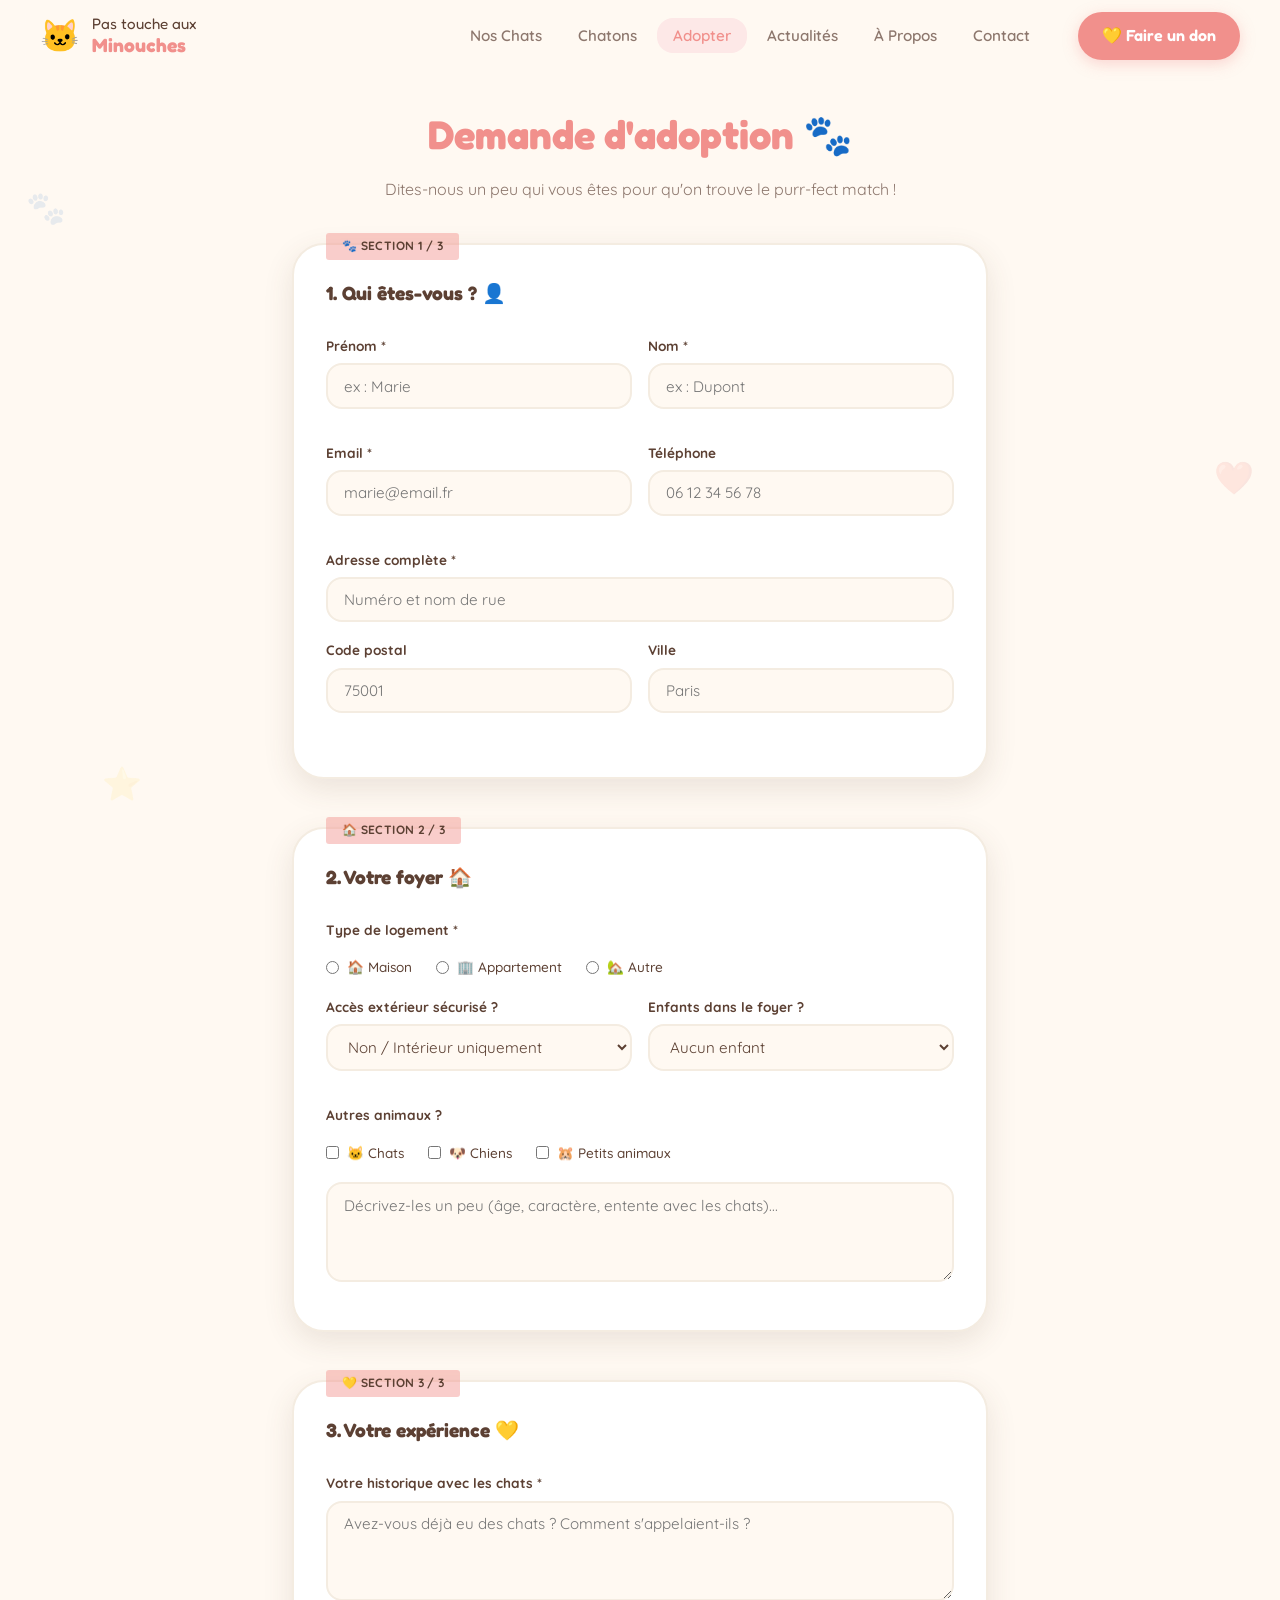
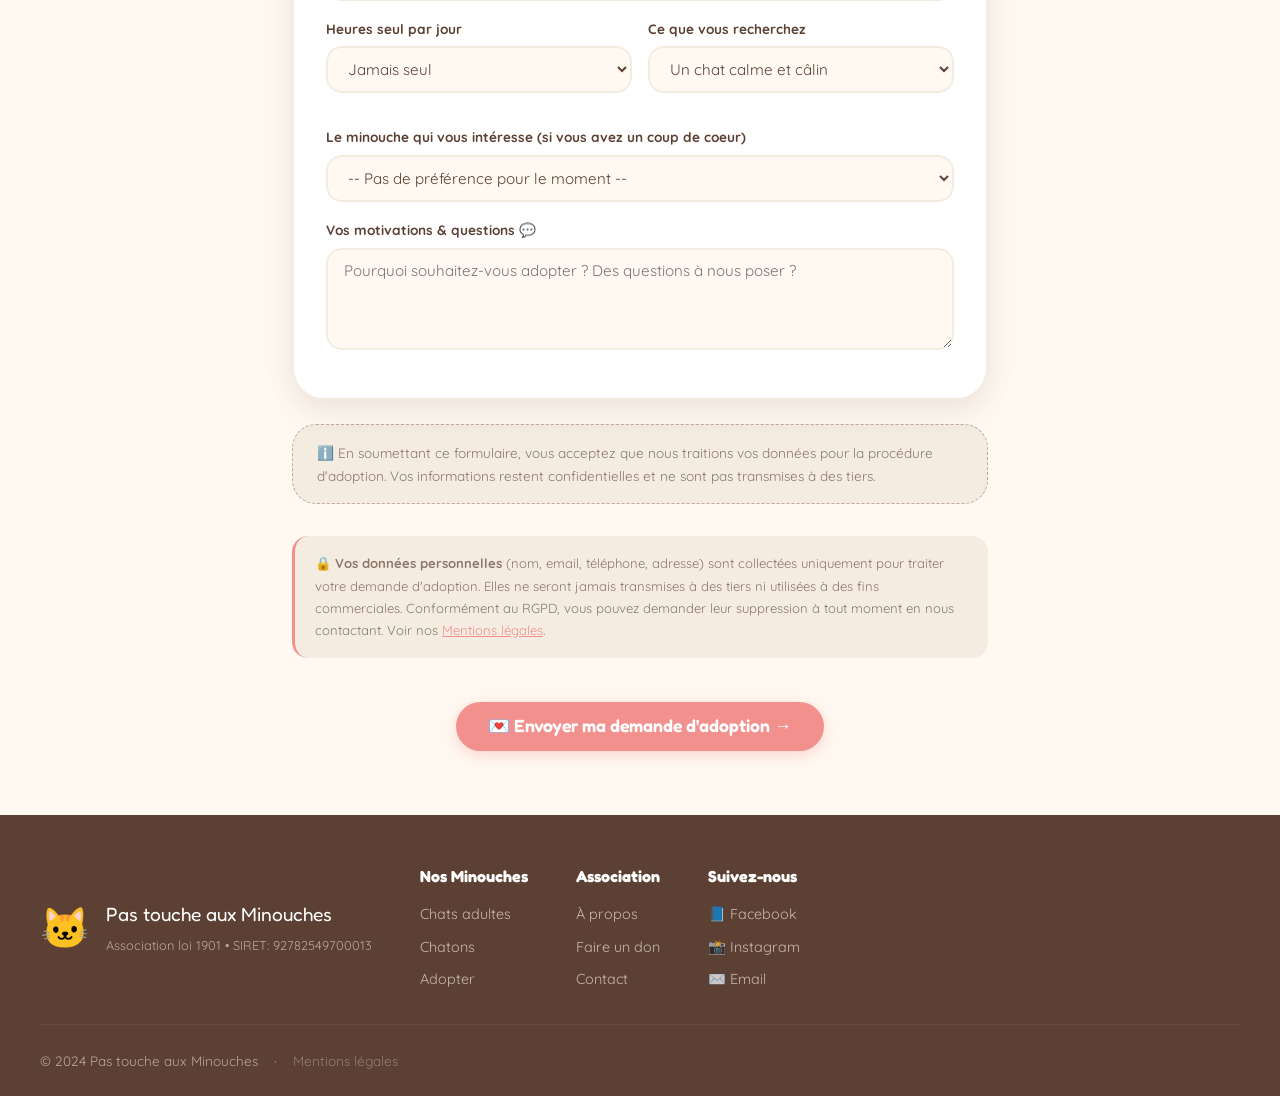
<file: adoption.html>
<!DOCTYPE html>
<html lang="fr">
<head>
<meta charset="utf-8"/>
<meta name="viewport" content="width=device-width, initial-scale=1.0"/>
<title>Demande d'adoption — Pas touche aux Minouches</title>
<link rel="stylesheet" href="assets/css/style.css"/>
<link href="https://fonts.googleapis.com/css2?family=Fredoka:wght@400;500;600;700&family=Quicksand:wght@400;500;600;700&display=swap" rel="stylesheet"/>
</head>
<body>
<nav class="navbar" id="navbar">
  <div class="nav-inner">
    <a href="index.html" class="nav-logo"><span class="logo-icon">🐱</span><div><span class="logo-title">Pas touche aux</span><span class="logo-title logo-bold">Minouches</span></div></a>
    <ul class="nav-links" id="navLinks">
      <li><a href="chats.html">Nos Chats</a></li><li><a href="chatons.html">Chatons</a></li>
      <li><a href="adoption.html" class="active">Adopter</a></li>
      <li><a href="actualites.html">Actualités</a></li>
      <li><a href="a-propos.html">À Propos</a></li><li><a href="contact.html">Contact</a></li>
    </ul>
    <a href="don.html" class="btn-primary">💛 Faire un don</a>
    <button class="nav-burger" id="navBurger"><span></span><span></span><span></span></button>
  </div>
</nav>

<div class="adoption-page">
  <div class="scrapbook-deco" style="position:fixed;inset:0;pointer-events:none;z-index:-1;overflow:hidden;">
    <span style="position:absolute;top:20%;left:2%;font-size:2rem;opacity:0.1;">🐾</span>
    <span style="position:absolute;top:50%;right:2%;font-size:2rem;opacity:0.1;">❤️</span>
    <span style="position:absolute;bottom:10%;left:8%;font-size:2rem;opacity:0.1;">⭐</span>
  </div>

  <h1>Demande d'adoption 🐾</h1>
  <p class="page-sub">Dites-nous un peu qui vous êtes pour qu'on trouve le purr-fect match !</p>

  <div id="catPreview" style="display:none;"></div>

  <!-- SUCCESS -->
  <div id="successMsg" style="display:none;text-align:center;padding:3rem;background:white;border-radius:var(--radius-xl);box-shadow:var(--shadow);border:2px solid var(--green);margin-bottom:2rem;">
    <div style="font-size:4rem;margin-bottom:1rem;">🎉</div>
    <h2 style="color:var(--green);margin-bottom:0.75rem;">Purr-fect ! Nous avons reçu votre demande !</h2>
    <p style="color:var(--brown-soft);margin-bottom:1.5rem;">On examine votre dossier avec une tasse de thé et on vous recontacte dans 3 à 6 jours. Les minouches vous remercient ! 🐾</p>
    <a href="chats.html" class="btn-primary">Voir d'autres minouches →</a>
  </div>

  <form id="adoptionForm" onsubmit="handleAdoption(event)" style="display:block;">
    <!-- 1. Qui êtes-vous ? -->
    <div class="form-section" data-tape="🐾 SECTION 1 / 3">
      <h3>1. Qui êtes-vous ? 👤</h3>
      <div class="form-row">
        <div class="form-group"><label>Prénom *</label><input type="text" class="form-control" name="firstName" placeholder="ex : Marie" required/></div>
        <div class="form-group"><label>Nom *</label><input type="text" class="form-control" name="lastName" placeholder="ex : Dupont" required/></div>
      </div>
      <div class="form-row">
        <div class="form-group"><label>Email *</label><input type="email" class="form-control" name="email" placeholder="marie@email.fr" required/></div>
        <div class="form-group"><label>Téléphone</label><input type="tel" class="form-control" name="phone" placeholder="06 12 34 56 78"/></div>
      </div>
      <div class="form-group"><label>Adresse complète *</label><input type="text" class="form-control" name="address" placeholder="Numéro et nom de rue" required/></div>
      <div class="form-row">
        <div class="form-group"><label>Code postal</label><input type="text" class="form-control" name="zip" placeholder="75001"/></div>
        <div class="form-group"><label>Ville</label><input type="text" class="form-control" name="city" placeholder="Paris"/></div>
      </div>
    </div>

    <hr class="wave-divider"/>

    <!-- 2. Votre foyer -->
    <div class="form-section" data-tape="🏠 SECTION 2 / 3">
      <h3>2. Votre foyer 🏠</h3>
      <div class="form-group">
        <label>Type de logement *</label>
        <div style="display:flex;gap:1.5rem;flex-wrap:wrap;margin-top:0.5rem;">
          <label style="display:flex;align-items:center;gap:0.5rem;font-weight:500;cursor:pointer;"><input type="radio" name="housing" value="house" required/> 🏠 Maison</label>
          <label style="display:flex;align-items:center;gap:0.5rem;font-weight:500;cursor:pointer;"><input type="radio" name="housing" value="apartment"/> 🏢 Appartement</label>
          <label style="display:flex;align-items:center;gap:0.5rem;font-weight:500;cursor:pointer;"><input type="radio" name="housing" value="other"/> 🏡 Autre</label>
        </div>
      </div>
      <div class="form-row">
        <div class="form-group">
          <label>Accès extérieur sécurisé ?</label>
          <select class="form-control" name="outdoor">
            <option value="none">Non / Intérieur uniquement</option>
            <option value="balcony">Balcon / terrasse</option>
            <option value="enclosed">Jardin clos</option>
            <option value="free">Accès libre extérieur</option>
          </select>
        </div>
        <div class="form-group">
          <label>Enfants dans le foyer ?</label>
          <select class="form-control" name="children">
            <option value="none">Aucun enfant</option>
            <option value="babies">Bébés (0-3 ans)</option>
            <option value="young">Jeunes enfants (3-10 ans)</option>
            <option value="teens">Ados (10-18 ans)</option>
            <option value="adult">Enfants adultes</option>
          </select>
        </div>
      </div>
      <div class="form-group">
        <label>Autres animaux ?</label>
        <div style="display:flex;gap:1.5rem;flex-wrap:wrap;margin-top:0.5rem;margin-bottom:0.75rem;">
          <label style="display:flex;align-items:center;gap:0.5rem;font-weight:500;cursor:pointer;"><input type="checkbox" name="otherPets" value="cats"/> 🐱 Chats</label>
          <label style="display:flex;align-items:center;gap:0.5rem;font-weight:500;cursor:pointer;"><input type="checkbox" name="otherPets" value="dogs"/> 🐶 Chiens</label>
          <label style="display:flex;align-items:center;gap:0.5rem;font-weight:500;cursor:pointer;"><input type="checkbox" name="otherPets" value="small"/> 🐹 Petits animaux</label>
        </div>
        <textarea class="form-control" name="otherPetsDetail" placeholder="Décrivez-les un peu (âge, caractère, entente avec les chats)..." rows="3"></textarea>
      </div>
    </div>

    <hr class="wave-divider"/>

    <!-- 3. Expérience & motivations -->
    <div class="form-section" data-tape="💛 SECTION 3 / 3">
      <h3>3. Votre expérience 💛</h3>
      <div class="form-group">
        <label>Votre historique avec les chats *</label>
        <textarea class="form-control" name="experience" placeholder="Avez-vous déjà eu des chats ? Comment s'appelaient-ils ?" required rows="3"></textarea>
      </div>
      <div class="form-row">
        <div class="form-group">
          <label>Heures seul par jour</label>
          <select class="form-control" name="hoursAlone">
            <option value="0">Jamais seul</option>
            <option value="3">Moins de 3h</option>
            <option value="6">3 à 6h</option>
            <option value="8">6 à 8h (journée de travail)</option>
            <option value="10">Plus de 8h</option>
          </select>
        </div>
        <div class="form-group">
          <label>Ce que vous recherchez</label>
          <select class="form-control" name="looking">
            <option value="calm">Un chat calme et câlin</option>
            <option value="playful">Un chat joueur et dynamique</option>
            <option value="kitten">Un chaton à élever</option>
            <option value="companion">Un compagnon indépendant</option>
            <option value="open">Ouvert à toutes propositions !</option>
          </select>
        </div>
      </div>
      <div class="form-group">
        <label>Le minouche qui vous intéresse (si vous avez un coup de coeur)</label>
        <select class="form-control" name="catId" id="catSelect">
          <option value="">-- Pas de préférence pour le moment --</option>
        </select>
      </div>
      <div class="form-group">
        <label>Vos motivations & questions 💬</label>
        <textarea class="form-control" name="motivation" placeholder="Pourquoi souhaitez-vous adopter ? Des questions à nous poser ?" rows="4"></textarea>
      </div>
    </div>

    <div style="background:var(--cream-dark);border-radius:var(--radius-lg);padding:1rem 1.5rem;margin-bottom:1.5rem;font-size:0.85rem;color:var(--brown-soft);border:1.5px dashed var(--brown-light);">
      ℹ️ En soumettant ce formulaire, vous acceptez que nous traitions vos données pour la procédure d'adoption. Vos informations restent confidentielles et ne sont pas transmises à des tiers.
    </div>

    <div class="form-actions">
      <div style="background:var(--cream-dark);border-radius:var(--radius);padding:1rem 1.25rem;margin-bottom:1.25rem;font-size:0.82rem;color:var(--brown-soft);border-left:3px solid var(--coral);">
        🔒 <strong>Vos données personnelles</strong> (nom, email, téléphone, adresse) sont collectées uniquement pour traiter votre demande d'adoption. Elles ne seront jamais transmises à des tiers ni utilisées à des fins commerciales. Conformément au RGPD, vous pouvez demander leur suppression à tout moment en nous contactant. Voir nos <a href="mentions-legales.html" style="color:var(--coral);text-decoration:underline;">Mentions légales</a>.
      </div>
      <button type="submit" class="btn-primary btn-large">💌 Envoyer ma demande d'adoption →</button>
    </div>
  </form>
</div>

<!-- FOOTER -->
<footer class="footer">
  <div class="footer-inner">
    <div class="footer-brand">
      <span class="logo-icon">🐱</span>
      <div>
        <div class="footer-name">Pas touche aux Minouches</div>
        <div class="footer-sub">Association loi 1901 • SIRET: 92782549700013</div>
      </div>
    </div>
    <div class="footer-links">
      <div class="footer-col">
        <h4>Nos Minouches</h4>
        <a href="chats.html">Chats adultes</a>
        <a href="chatons.html">Chatons</a>
        <a href="adoption.html">Adopter</a>
      </div>
      <div class="footer-col">
        <h4>Association</h4>
        <a href="a-propos.html">À propos</a>
        <a href="don.html">Faire un don</a>
        <a href="contact.html">Contact</a>
      </div>
      <div class="footer-col">
        <h4>Suivez-nous</h4>
        <a href="https://www.facebook.com/profile.php?id=61565155742101&sk=directory_privacy_and_legal_info" target="_blank">📘 Facebook</a>
        <a href="https://www.facebook.com/profile.php?id=61565155742101&sk=directory_privacy_and_legal_info" target="_blank">📸 Instagram</a>
        <a href="/cdn-cgi/l/email-protection#3e5d51504a5f5d4a7e4e5f4d4a514b5d565b5f4b46535750514b5d565b4d10584c">✉️ Email</a>
      </div>
    </div>
  </div>
  <div class="footer-bottom"><span>© 2024 Pas touche aux Minouches</span> · <a href="mentions-legales.html" style="opacity:0.6;font-size:0.85rem;color:var(--cream-dark);">Mentions légales</a></div>
</footer>

<script src="assets/js/data.js"></script>
<script src="assets/js/main.js"></script>
<script>
// Pre-fill cat from URL param
window.addEventListener('DOMContentLoaded', async () => {
  const params = new URLSearchParams(window.location.search);
  const catId = params.get('cat');
  
  // Populate cat select
  const sel = document.getElementById('catSelect');
  const cats = await DataManager.getAllAvailable();
  cats.forEach(c => {
    const opt = document.createElement('option');
    opt.value = c.id;
    opt.textContent = `${c.name} — ${c.breed} (${c.age})`;
    sel.appendChild(opt);
  });

  if (catId) {
    sel.value = catId;
    const cat = DataManager.getCatById(catId);
    if (cat) {
      const preview = document.getElementById('catPreview');
      preview.style.display = 'block';
      preview.innerHTML = `
        <div style="display:flex;align-items:center;gap:1.25rem;background:white;padding:1.25rem;border-radius:var(--radius-lg);border:2px solid var(--coral-light);margin-bottom:1.5rem;box-shadow:var(--shadow);">
          <img src="${cat.img}" alt="${cat.name}" style="width:70px;height:70px;border-radius:12px;object-fit:cover;"/>
          <div>
            <p style="font-size:0.85rem;color:var(--brown-soft);">Vous adoptez :</p>
            <strong style="font-size:1.2rem;font-family:var(--font-display);color:var(--brown);">${cat.name}</strong>
            <p style="font-size:0.9rem;color:var(--brown-soft);">${cat.breed} · ${cat.age} · ${cat.sex === 'M' ? '♂ Mâle' : '♀ Femelle'}</p>
          </div>
          <a href="profil-chat.html?id=${cat.id}" class="btn-outline btn-sm" style="margin-left:auto;">Voir le profil</a>
        </div>`;
    }
  }
});

async function handleAdoption(e) {
  e.preventDefault();
  const form = e.target;
  const data = new FormData(form);
  const app = {
    firstName: data.get('firstName'),
    lastName: data.get('lastName'),
    email: data.get('email'),
    phone: data.get('phone'),
    address: `${data.get('address')}, ${data.get('zip')} ${data.get('city')}`,
    housing: data.get('housing'),
    outdoor: data.get('outdoor'),
    children: data.get('children'),
    otherPets: data.getAll('otherPets').join(', '),
    otherPetsDetail: data.get('otherPetsDetail'),
    experience: data.get('experience'),
    hoursAlone: data.get('hoursAlone'),
    looking: data.get('looking'),
    catId: data.get('catId'),
    motivation: data.get('motivation')
  };

  await DataManager.addApplication(app);

  // Le chat reste "disponible" même après une demande

  form.style.display = 'none';
  document.getElementById('successMsg').style.display = 'block';
  document.getElementById('catPreview').style.display = 'none';
  window.scrollTo({ top: 0, behavior: 'smooth' });
}
</script>
</body>
</html>
</file>
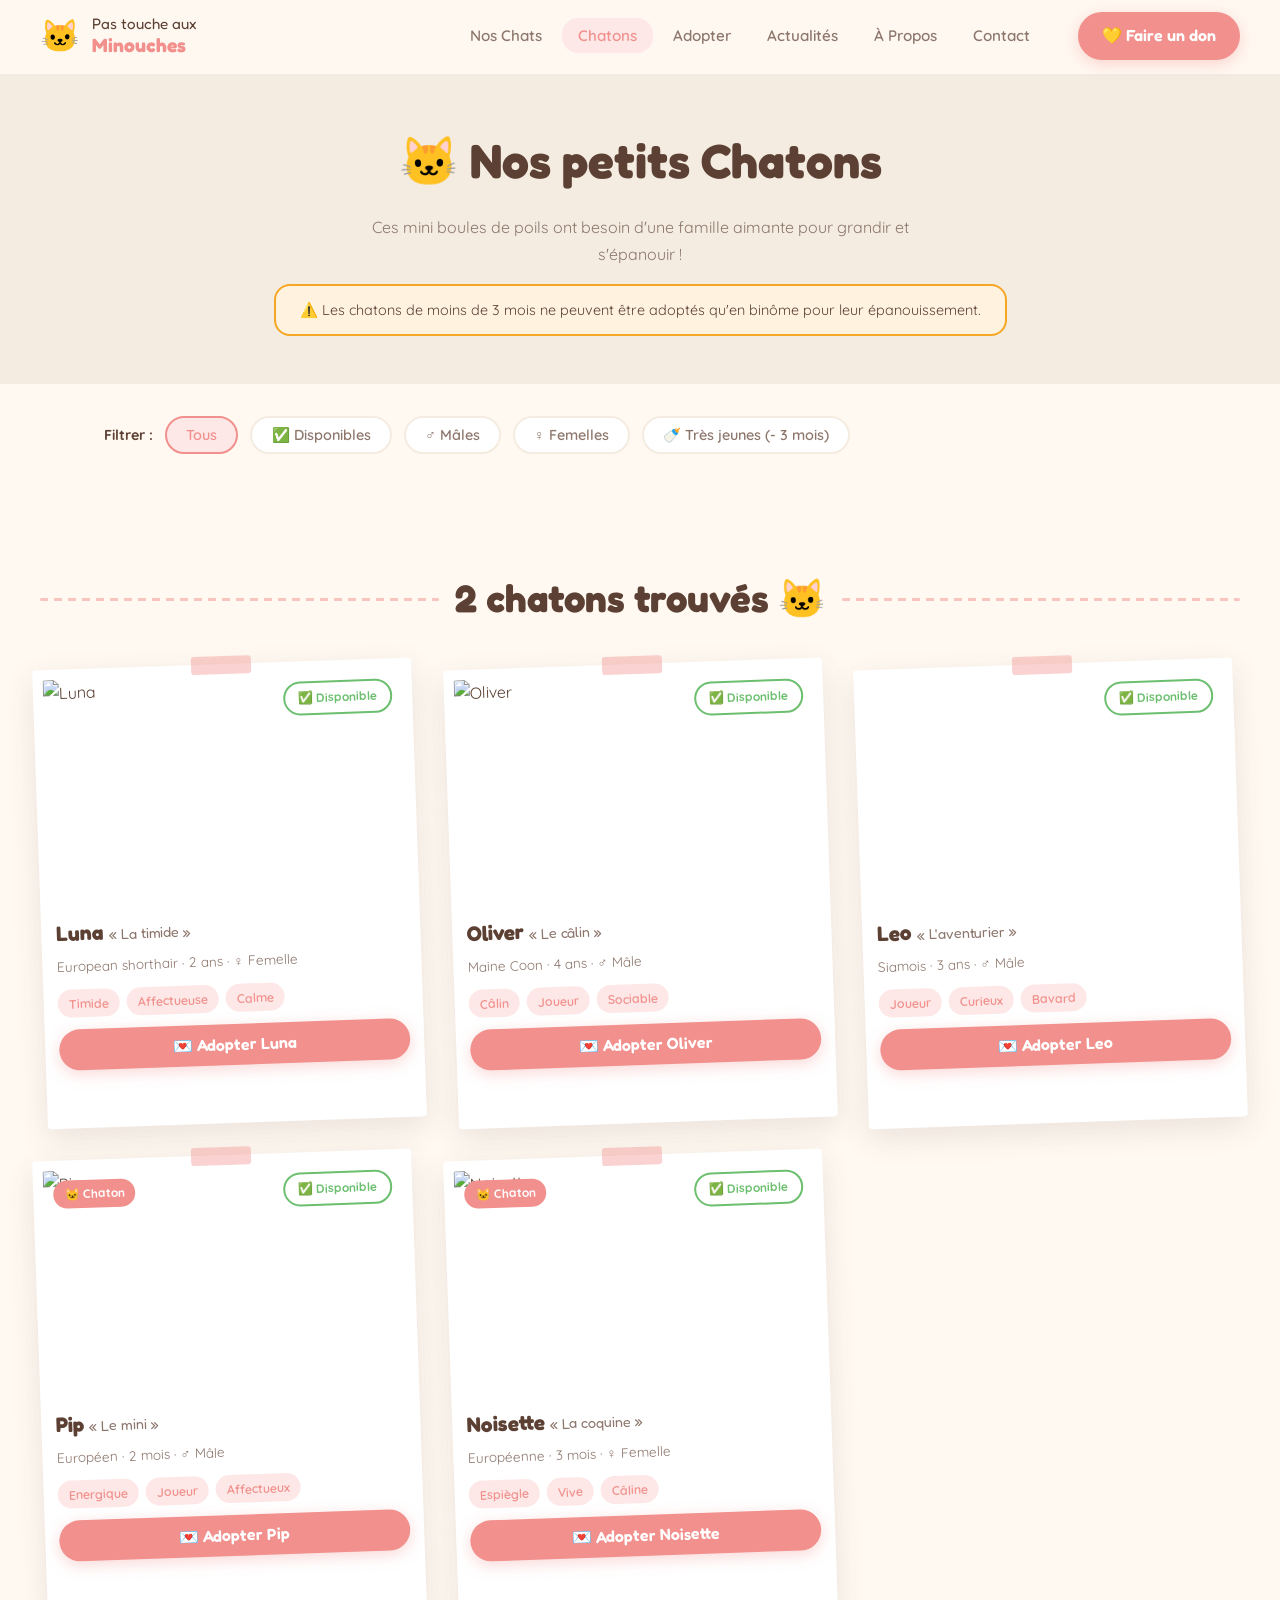
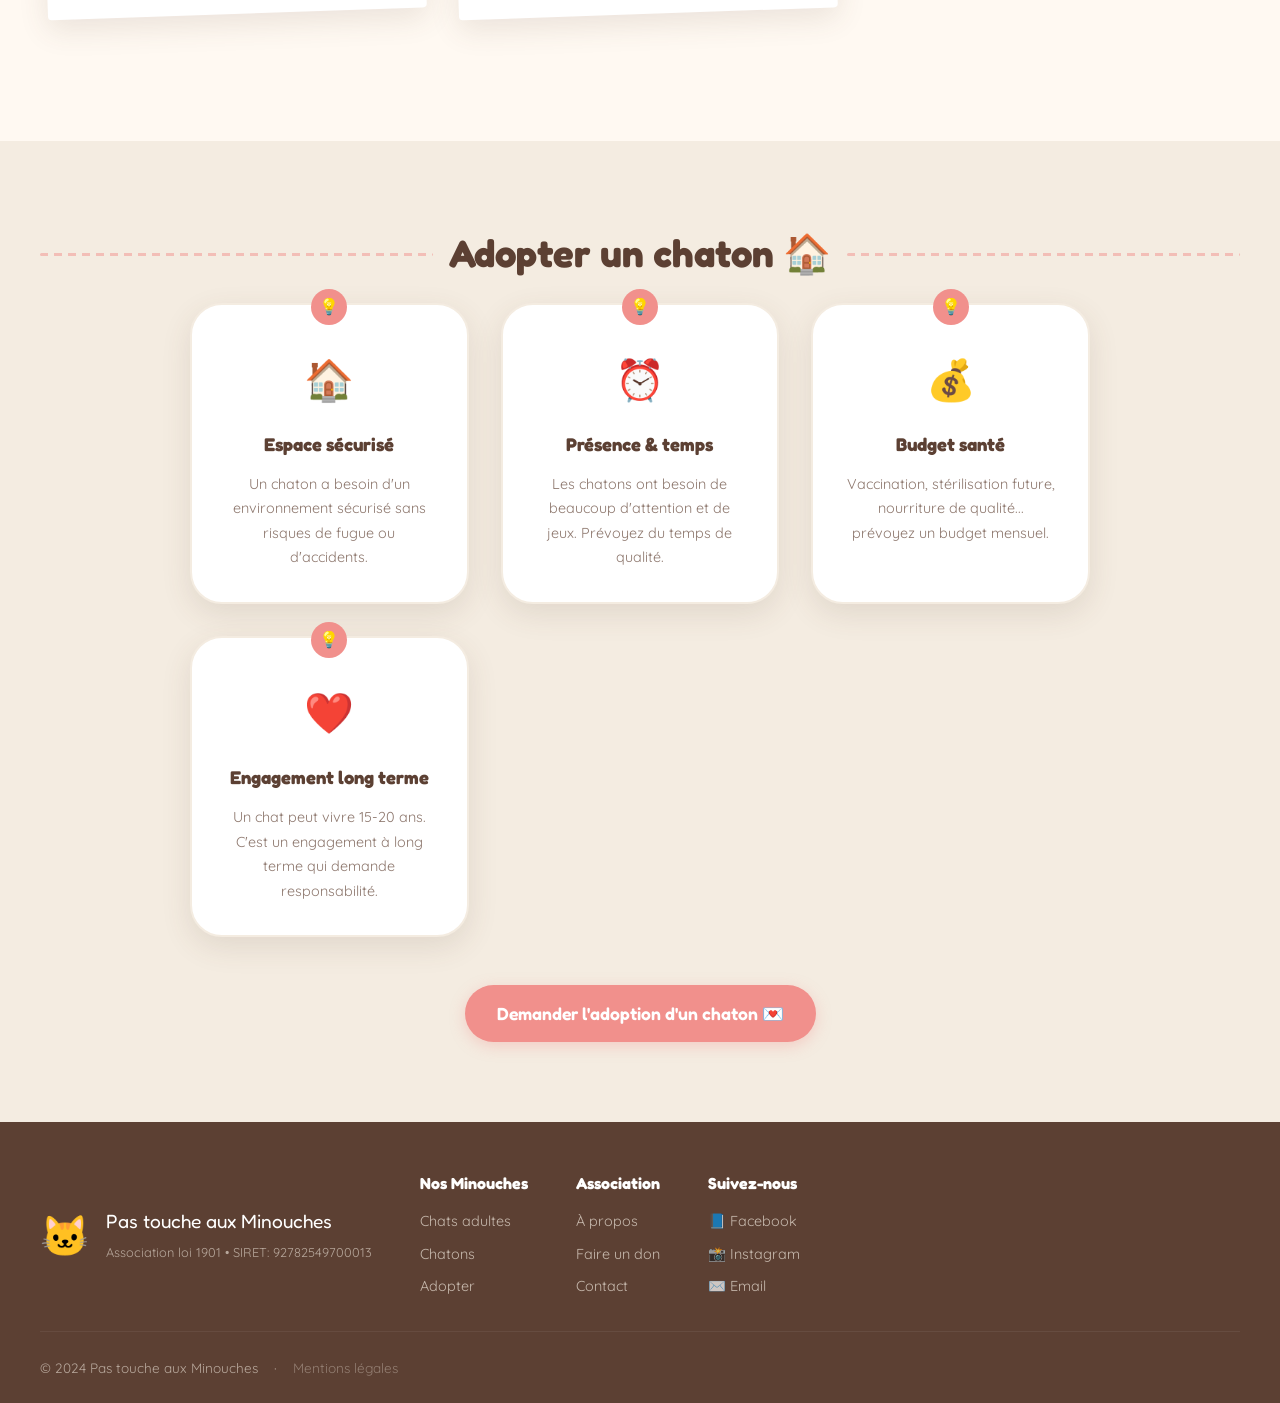
<file: chatons.html>
<!DOCTYPE html>
<html lang="fr">
<head>
<meta charset="utf-8"/>
<meta name="viewport" content="width=device-width, initial-scale=1.0"/>
<title>Chatons — Pas touche aux Minouches</title>
<link rel="stylesheet" href="assets/css/style.css"/>
<link href="https://fonts.googleapis.com/css2?family=Fredoka:wght@400;500;600;700&family=Quicksand:wght@400;500;600;700&display=swap" rel="stylesheet"/>
</head>
<body>
<nav class="navbar" id="navbar">
  <div class="nav-inner">
    <a href="index.html" class="nav-logo"><span class="logo-icon">🐱</span><div><span class="logo-title">Pas touche aux</span><span class="logo-title logo-bold">Minouches</span></div></a>
    <ul class="nav-links" id="navLinks">
      <li><a href="chats.html">Nos Chats</a></li>
      <li><a href="chatons.html" class="active">Chatons</a></li>
      <li><a href="adoption.html">Adopter</a></li>
      <li><a href="actualites.html">Actualités</a></li>
      <li><a href="a-propos.html">À Propos</a></li>
      <li><a href="contact.html">Contact</a></li>
    </ul>
    <a href="don.html" class="btn-primary">💛 Faire un don</a>
    <button class="nav-burger" id="navBurger"><span></span><span></span><span></span></button>
  </div>
</nav>

<header class="page-header">
  <h1>🐱 Nos petits Chatons</h1>
  <p>Ces mini boules de poils ont besoin d'une famille aimante pour grandir et s'épanouir !</p>
  <div style="background:#fff3e0;border:2px solid #f5a623;border-radius:1rem;padding:0.75rem 1.5rem;display:inline-block;margin-top:1rem;font-size:0.9rem;color:#5c4033;">
    ⚠️ Les chatons de moins de 3 mois ne peuvent être adoptés qu'en binôme pour leur épanouissement.
  </div>
</header>

<div style="max-width:1200px;margin:0 auto;padding:0 2rem;">
  <div class="filters-bar">
    <span class="filter-label">Filtrer :</span>
    <button class="filter-btn active" onclick="filterCats('all')">Tous</button>
    <button class="filter-btn" onclick="filterCats('available')">✅ Disponibles</button>
    <button class="filter-btn" onclick="filterCats('M')">♂ Mâles</button>
    <button class="filter-btn" onclick="filterCats('F')">♀ Femelles</button>
    <button class="filter-btn" onclick="filterCats('tiny')">🍼 Très jeunes (- 3 mois)</button>
  </div>
</div>

<section class="section">
  <div class="section-header">
    <div class="section-tape section-tape-left"></div>
    <h2 class="section-title" id="sectionTitle">Les Petits Chatons 🐱</h2>
    <div class="section-tape section-tape-right"></div>
  </div>
  <div class="cats-grid" id="catsGrid"></div>
  <div class="pagination" id="pagination"></div>
</section>

<section class="section section-cream">
  <div class="section-header">
    <div class="section-tape section-tape-left"></div>
    <h2 class="section-title">Adopter un chaton 🏠</h2>
    <div class="section-tape section-tape-right"></div>
  </div>
  <div class="steps-grid" style="max-width:900px;margin:0 auto;">
    <div class="step-card"><div class="step-num">💡</div><div class="step-icon">🏠</div><h3>Espace sécurisé</h3><p>Un chaton a besoin d'un environnement sécurisé sans risques de fugue ou d'accidents.</p></div>
    <div class="step-card"><div class="step-num">💡</div><div class="step-icon">⏰</div><h3>Présence & temps</h3><p>Les chatons ont besoin de beaucoup d'attention et de jeux. Prévoyez du temps de qualité.</p></div>
    <div class="step-card"><div class="step-num">💡</div><div class="step-icon">💰</div><h3>Budget santé</h3><p>Vaccination, stérilisation future, nourriture de qualité... prévoyez un budget mensuel.</p></div>
    <div class="step-card"><div class="step-num">💡</div><div class="step-icon">❤️</div><h3>Engagement long terme</h3><p>Un chat peut vivre 15-20 ans. C'est un engagement à long terme qui demande responsabilité.</p></div>
  </div>
  <div class="section-cta">
    <a href="adoption.html" class="btn-primary btn-large">Demander l'adoption d'un chaton 💌</a>
  </div>
</section>

<!-- FOOTER -->
<footer class="footer">
  <div class="footer-inner">
    <div class="footer-brand">
      <span class="logo-icon">🐱</span>
      <div>
        <div class="footer-name">Pas touche aux Minouches</div>
        <div class="footer-sub">Association loi 1901 • SIRET: 92782549700013</div>
      </div>
    </div>
    <div class="footer-links">
      <div class="footer-col">
        <h4>Nos Minouches</h4>
        <a href="chats.html">Chats adultes</a>
        <a href="chatons.html">Chatons</a>
        <a href="adoption.html">Adopter</a>
      </div>
      <div class="footer-col">
        <h4>Association</h4>
        <a href="a-propos.html">À propos</a>
        <a href="don.html">Faire un don</a>
        <a href="contact.html">Contact</a>
      </div>
      <div class="footer-col">
        <h4>Suivez-nous</h4>
        <a href="https://www.facebook.com/profile.php?id=61565155742101&sk=directory_privacy_and_legal_info" target="_blank">📘 Facebook</a>
        <a href="https://www.facebook.com/profile.php?id=61565155742101&sk=directory_privacy_and_legal_info" target="_blank">📸 Instagram</a>
        <a href="/cdn-cgi/l/email-protection#3e5d51504a5f5d4a7e4e5f4d4a514b5d565b5f4b46535750514b5d565b4d10584c">✉️ Email</a>
      </div>
    </div>
  </div>
  <div class="footer-bottom"><span>© 2024 Pas touche aux Minouches</span> · <a href="mentions-legales.html" style="opacity:0.6;font-size:0.85rem;color:var(--cream-dark);">Mentions légales</a></div>
</footer>

<script src="assets/js/data.js"></script>
<script src="assets/js/main.js"></script>
<script>
const PAGE_SIZE = 9;
let currentPage = 1, currentFilter = 'all', allCats = [];

async function loadCats() { allCats = (await DataManager.getCats()).filter(c => c.isKitten); }
function filterCats(f) {
  currentFilter = f; currentPage = 1;
  document.querySelectorAll('.filter-btn').forEach(b => b.classList.remove('active'));
  event.target.classList.add('active');
  renderPage();
}
function getFiltered() {
  return allCats.filter(c => {
    if (currentFilter === 'available') return c.status === 'available';
    if (currentFilter === 'M') return c.sex === 'M';
    if (currentFilter === 'F') return c.sex === 'F';
    if (currentFilter === 'tiny') return c.ageMonths < 3;
    return true;
  });
}
function renderPage() {
  const filtered = getFiltered();
  const page = filtered.slice((currentPage-1)*PAGE_SIZE, currentPage*PAGE_SIZE);
  document.getElementById('sectionTitle').textContent = `${filtered.length} chaton${filtered.length > 1 ? 's' : ''} trouvé${filtered.length > 1 ? 's' : ''} 🐱`;
  const grid = document.getElementById('catsGrid');
  if (!page.length) { grid.innerHTML = '<p class="no-cats">Aucun chaton disponible pour le moment. Revenez bientôt !</p>'; return; }
  grid.innerHTML = page.map(cat => createCatCard(cat)).join('');
  const pages = Math.ceil(filtered.length / PAGE_SIZE);
  let html = '';
  if (pages > 1) {
    html = `<button class="page-arrow" onclick="goPage(${currentPage-1})" ${currentPage===1?'disabled':''}>◀</button>`;
    for(let i=1;i<=pages;i++) html += `<button class="page-num ${i===currentPage?'active':''}" onclick="goPage(${i})">${i}</button>`;
    html += `<button class="page-arrow" onclick="goPage(${currentPage+1})" ${currentPage===pages?'disabled':''}>▶</button>`;
  }
  document.getElementById('pagination').innerHTML = html;
}
function goPage(p) { const total = Math.ceil(getFiltered().length/PAGE_SIZE); if(p<1||p>total)return; currentPage=p; renderPage(); window.scrollTo({top:300,behavior:'smooth'}); }
async function init() { await loadCats(); renderPage(); }
init();
</script>
</body>
</html>
</file>
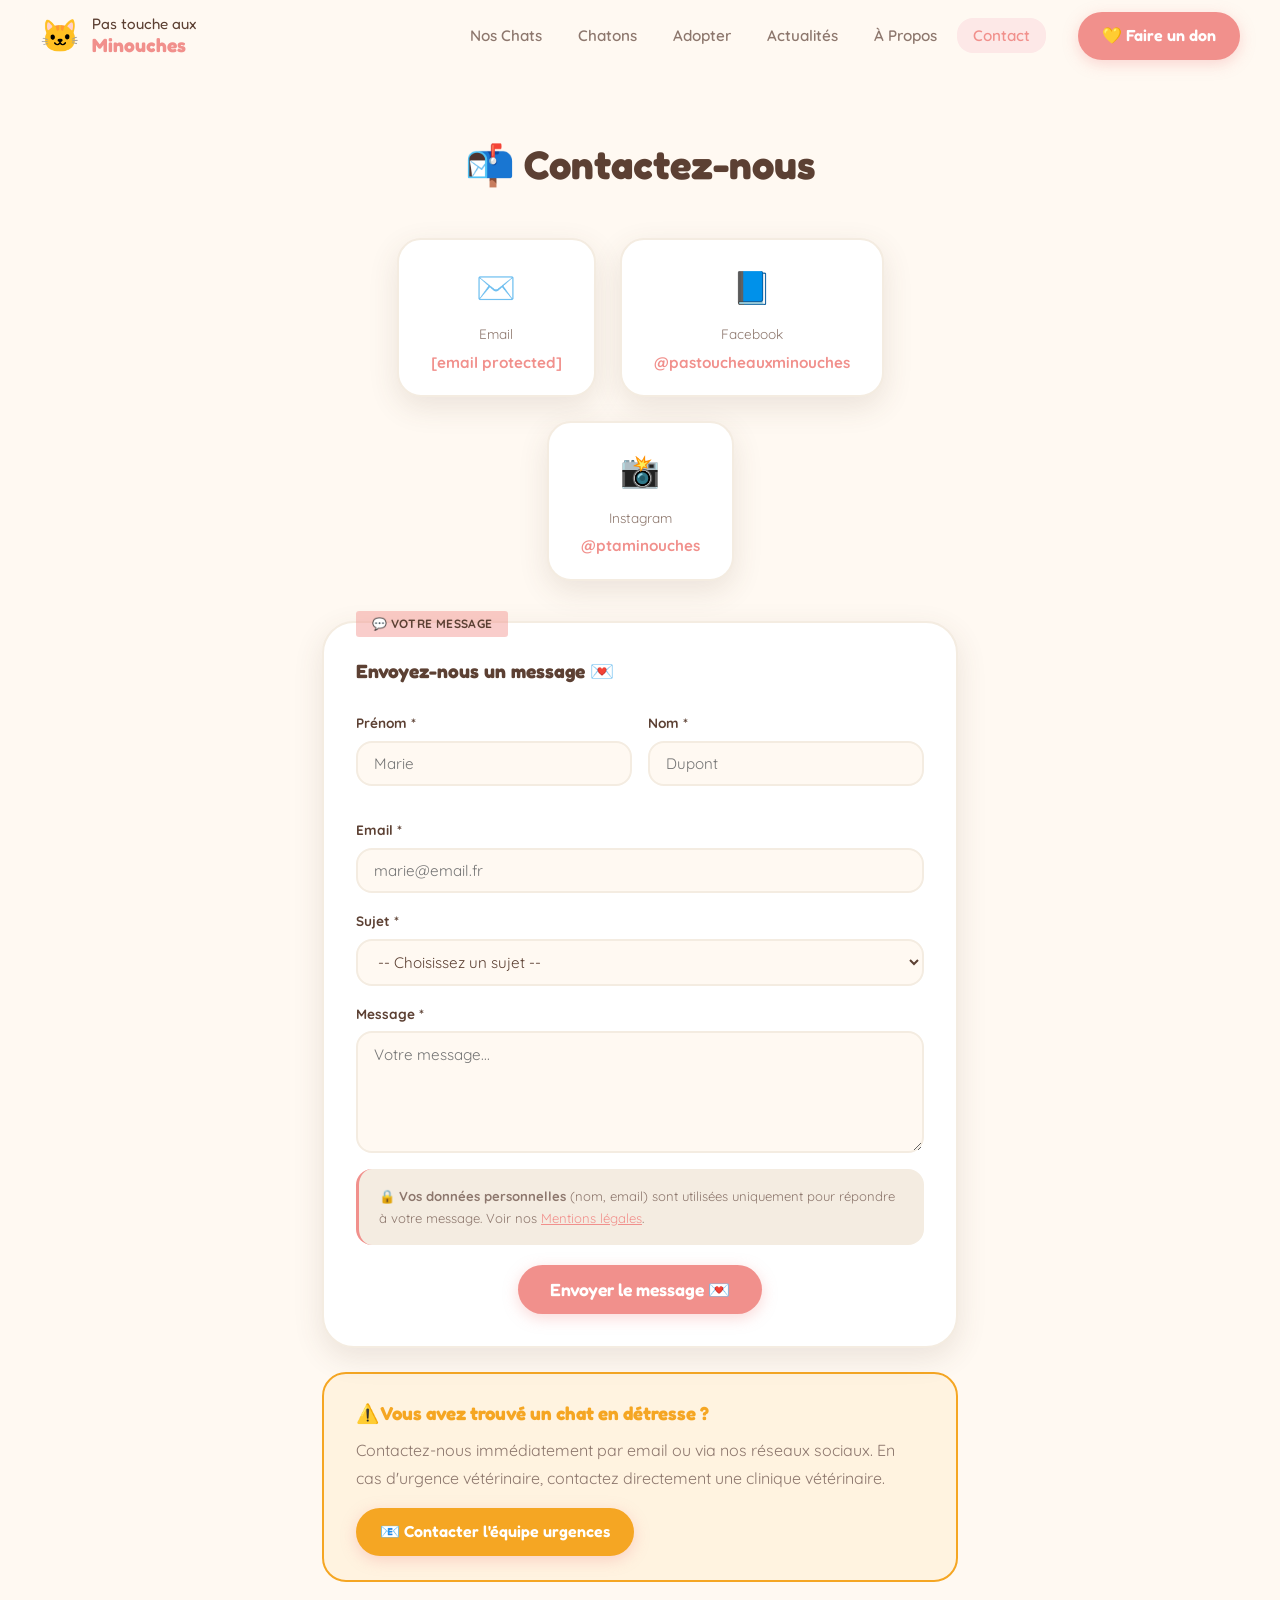
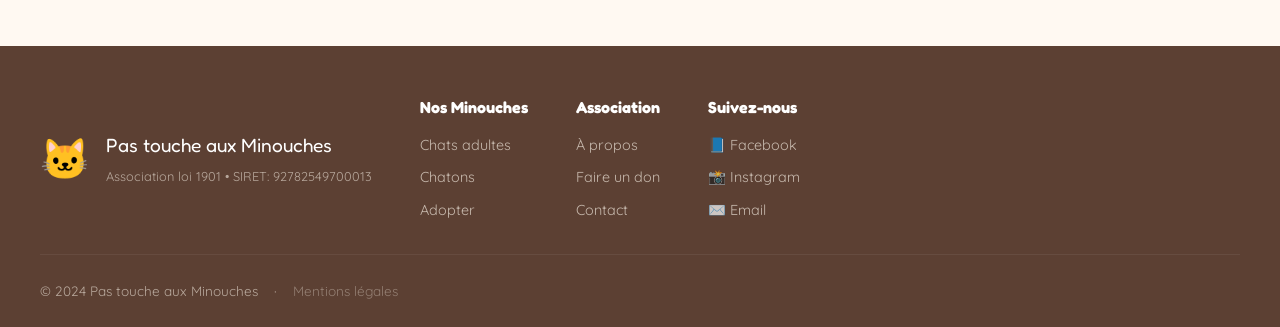
<file: contact.html>
<!DOCTYPE html>
<html lang="fr">
<head>
<meta charset="utf-8"/>
<meta name="viewport" content="width=device-width, initial-scale=1.0"/>
<title>Contact — Pas touche aux Minouches</title>
<link rel="stylesheet" href="assets/css/style.css"/>
<link href="https://fonts.googleapis.com/css2?family=Fredoka:wght@400;500;600;700&family=Quicksand:wght@400;500;600;700&display=swap" rel="stylesheet"/>
</head>
<body>
<nav class="navbar" id="navbar">
  <div class="nav-inner">
    <a href="index.html" class="nav-logo"><span class="logo-icon">🐱</span><div><span class="logo-title">Pas touche aux</span><span class="logo-title logo-bold">Minouches</span></div></a>
    <ul class="nav-links" id="navLinks">
      <li><a href="chats.html">Nos Chats</a></li><li><a href="chatons.html">Chatons</a></li>
      <li><a href="adoption.html">Adopter</a></li><li><a href="actualites.html">Actualités</a></li>
      <li><a href="a-propos.html">À Propos</a></li>
      <li><a href="contact.html" class="active">Contact</a></li>
    </ul>
    <a href="don.html" class="btn-primary">💛 Faire un don</a>
    <button class="nav-burger" id="navBurger"><span></span><span></span><span></span></button>
  </div>
</nav>

<div class="contact-page">
  <div style="padding-top:30px;"></div>
  <h1>📬 Contactez-nous</h1>

  <div class="contact-info">
    <div class="contact-info-item">
      <div class="ci-icon">✉️</div>
      <p>Email</p>
      <strong><a href="/cdn-cgi/l/email-protection#a6c5c9c8d2c7c5d2e6d6c7d5d2c9d3c5cec3c7d3decbcfc8c9d3c5cec3d588c0d4" style="color:var(--coral);"><span class="__cf_email__" data-cfemail="23404c4d5742405763534250574c56404b4642565b4e4a4d4c56404b46500d4551">[email&#160;protected]</span></a></strong>
    </div>
    <div class="contact-info-item">
      <div class="ci-icon">📘</div>
      <p>Facebook</p>
      <strong><a href="#" target="_blank" style="color:var(--coral);">@pastoucheauxminouches</a></strong>
    </div>
    <div class="contact-info-item">
      <div class="ci-icon">📸</div>
      <p>Instagram</p>
      <strong><a href="#" target="_blank" style="color:var(--coral);">@ptaminouches</a></strong>
    </div>
  </div>

  <div id="successContact" style="display:none;text-align:center;padding:2rem;background:white;border-radius:var(--radius-xl);border:2px solid var(--green);box-shadow:var(--shadow);margin-bottom:2rem;">
    <div style="font-size:3rem;margin-bottom:0.75rem;">✅</div>
    <h3 style="color:var(--green);">Message envoyé !</h3>
    <p style="color:var(--brown-soft);">Nous vous répondrons dans les meilleurs délais. Les minouches vous remercient !</p>
  </div>

  <div class="form-section" data-tape="💬 VOTRE MESSAGE">
    <h3>Envoyez-nous un message 💌</h3>
    <form id="contactForm" onsubmit="handleContact(event)">
      <div class="form-row">
        <div class="form-group"><label>Prénom *</label><input type="text" class="form-control" name="firstName" required placeholder="Marie"/></div>
        <div class="form-group"><label>Nom *</label><input type="text" class="form-control" name="lastName" required placeholder="Dupont"/></div>
      </div>
      <div class="form-group"><label>Email *</label><input type="email" class="form-control" name="email" required placeholder="marie@email.fr"/></div>
      <div class="form-group">
        <label>Sujet *</label>
        <select class="form-control" name="subject" required>
          <option value="">-- Choisissez un sujet --</option>
          <option value="adoption">Demande d'adoption</option>
          <option value="signalement">Signalement d'un animal</option>
          <option value="accueil">Devenir famille d'accueil</option>
          <option value="benevole">Devenir bénévole</option>
          <option value="don">Don & partenariat</option>
          <option value="autre">Autre</option>
        </select>
      </div>
      <div class="form-group">
        <label>Message *</label>
        <textarea class="form-control" name="message" required rows="5" placeholder="Votre message..."></textarea>
      </div>
      <div style="background:var(--cream-dark);border-radius:var(--radius);padding:1rem 1.25rem;margin-bottom:1.25rem;font-size:0.82rem;color:var(--brown-soft);border-left:3px solid var(--coral);">
        🔒 <strong>Vos données personnelles</strong> (nom, email) sont utilisées uniquement pour répondre à votre message. Voir nos <a href="mentions-legales.html" style="color:var(--coral);text-decoration:underline;">Mentions légales</a>.
      </div>
      <div style="text-align:center;margin-top:1rem;">
        <button type="submit" class="btn-primary btn-large">Envoyer le message 💌</button>
      </div>
    </form>
  </div>

  <!-- Urgence -->
  <div style="background:#fff3e0;border:2px solid var(--amber);border-radius:var(--radius-lg);padding:1.5rem 2rem;margin-top:1.5rem;">
    <h3 style="color:var(--amber);margin-bottom:0.5rem;">⚠️ Vous avez trouvé un chat en détresse ?</h3>
    <p style="color:var(--brown-soft);margin-bottom:1rem;">Contactez-nous immédiatement par email ou via nos réseaux sociaux. En cas d'urgence vétérinaire, contactez directement une clinique vétérinaire.</p>
    <a href="/cdn-cgi/l/email-protection#bcc9cedbd9d2dfd9fcccddcfc8d3c9dfd4d9ddc9c4d1d5d2d3c9dfd4d9cf92dace" class="btn-primary" style="background:var(--amber);">📧 Contacter l'équipe urgences</a>
  </div>
</div>

<!-- FOOTER -->
<footer class="footer">
  <div class="footer-inner">
    <div class="footer-brand">
      <span class="logo-icon">🐱</span>
      <div>
        <div class="footer-name">Pas touche aux Minouches</div>
        <div class="footer-sub">Association loi 1901 • SIRET: 92782549700013</div>
      </div>
    </div>
    <div class="footer-links">
      <div class="footer-col">
        <h4>Nos Minouches</h4>
        <a href="chats.html">Chats adultes</a>
        <a href="chatons.html">Chatons</a>
        <a href="adoption.html">Adopter</a>
      </div>
      <div class="footer-col">
        <h4>Association</h4>
        <a href="a-propos.html">À propos</a>
        <a href="don.html">Faire un don</a>
        <a href="contact.html">Contact</a>
      </div>
      <div class="footer-col">
        <h4>Suivez-nous</h4>
        <a href="https://www.facebook.com/profile.php?id=61565155742101&sk=directory_privacy_and_legal_info" target="_blank">📘 Facebook</a>
        <a href="https://www.facebook.com/profile.php?id=61565155742101&sk=directory_privacy_and_legal_info" target="_blank">📸 Instagram</a>
        <a href="/cdn-cgi/l/email-protection#3e5d51504a5f5d4a7e4e5f4d4a514b5d565b5f4b46535750514b5d565b4d10584c">✉️ Email</a>
      </div>
    </div>
  </div>
  <div class="footer-bottom"><span>© 2024 Pas touche aux Minouches</span> · <a href="mentions-legales.html" style="opacity:0.6;font-size:0.85rem;color:var(--cream-dark);">Mentions légales</a></div>
</footer>

<script src="assets/js/data.js"></script>
<script src="assets/js/main.js"></script>
<script>
async function handleContact(e) {
  e.preventDefault();
  const btn = e.target.querySelector('[type="submit"]');
  btn.textContent = '⏳ Envoi...'; btn.disabled = true;

  const form = e.target;
  const msg = {
    id:         'msg-' + Date.now(),
    first_name: form.querySelector('[name="firstName"]')?.value.trim() || '',
    last_name:  form.querySelector('[name="lastName"]')?.value.trim() || '',
    email:      form.querySelector('[name="email"]')?.value.trim() || '',
    subject:    form.querySelector('[name="subject"]')?.value.trim() || '',
    message:    form.querySelector('[name="message"]')?.value.trim() || '',
    status:     'unread',
    date:       new Date().toISOString()
  };

  try {
    await sb.insert('messages', msg);
    e.target.reset();
    btn.textContent = '✅ Message envoyé !';
    btn.style.background = 'var(--green)';
    setTimeout(() => {
      btn.textContent = 'Envoyer le message 💌';
      btn.style.background = '';
      btn.disabled = false;
    }, 3000);
  } catch(err) {
    btn.textContent = '❌ Erreur, réessaie';
    btn.disabled = false;
    console.error(err);
  }
}
</script>
</body>
</html>
</file>
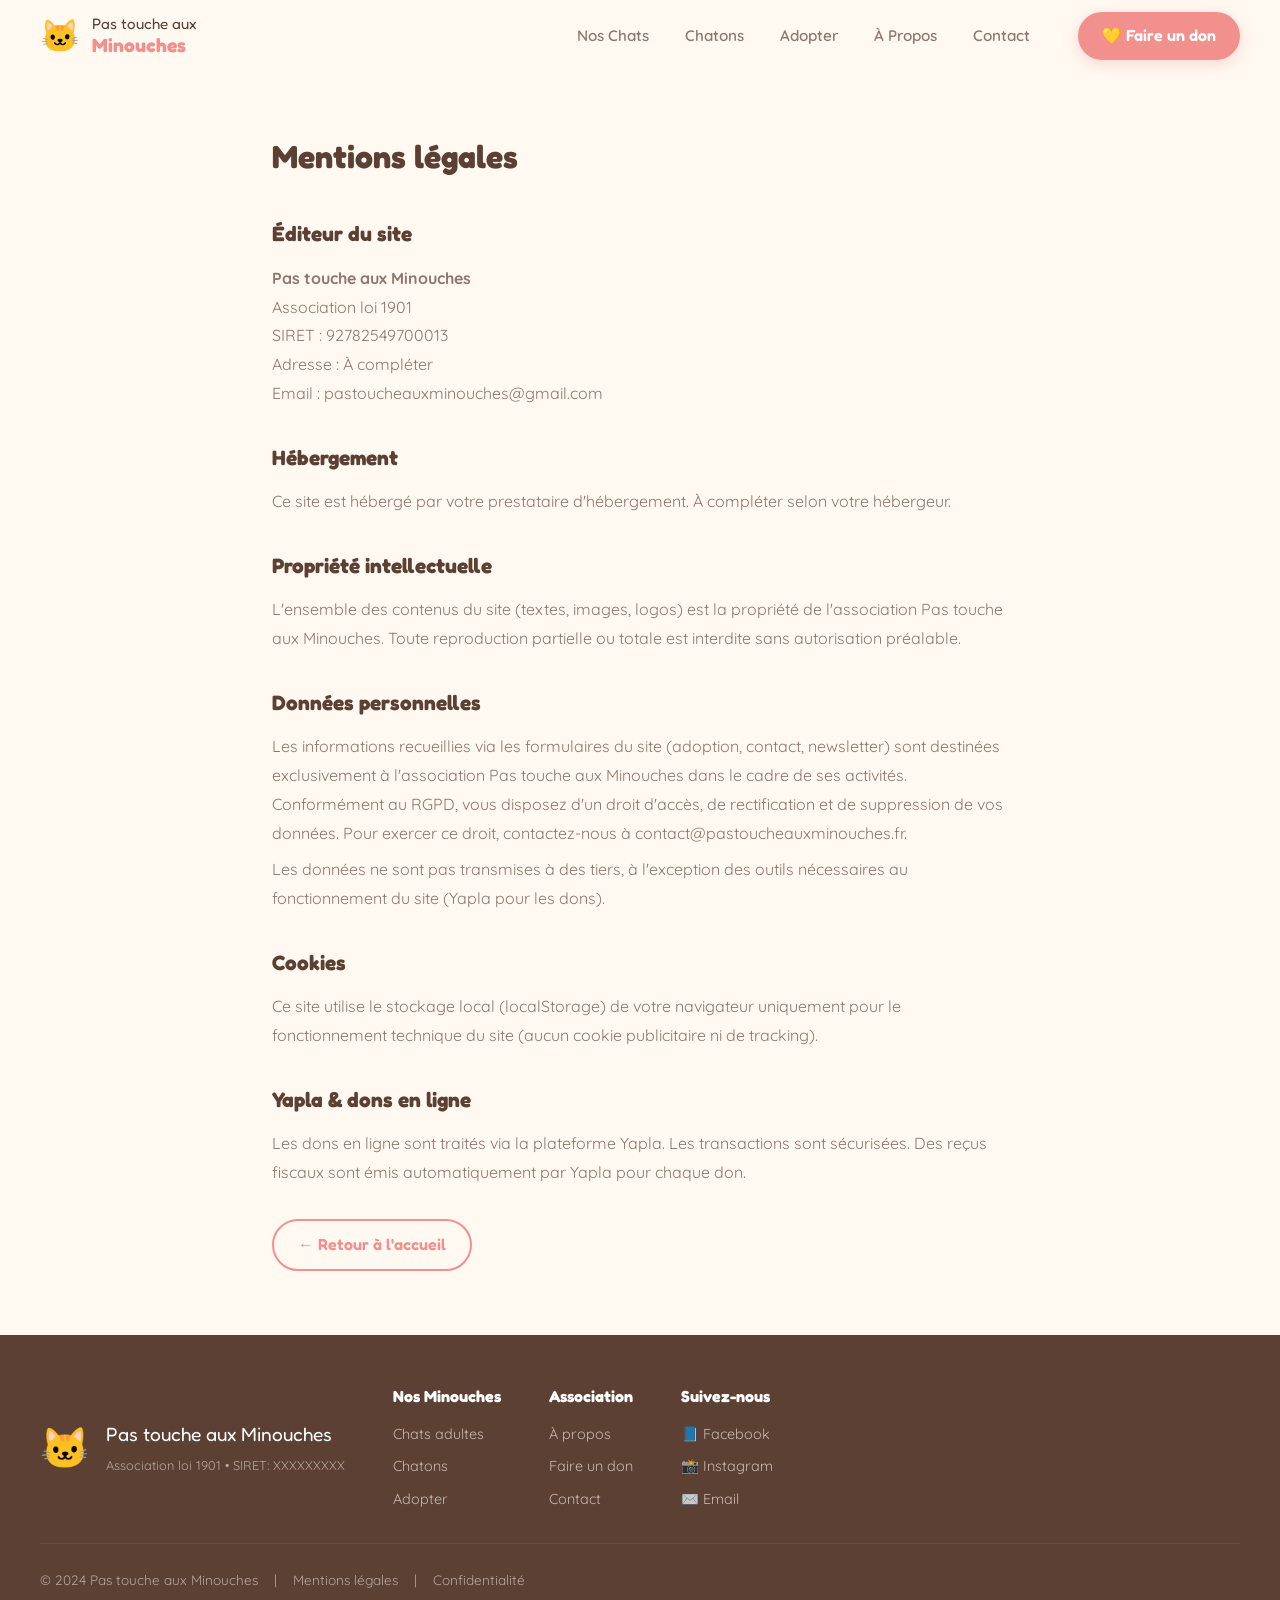
<file: mentions-legales.html>
<!DOCTYPE html>
<html lang="fr">
<head>
<meta charset="utf-8"/>
<meta name="viewport" content="width=device-width, initial-scale=1.0"/>
<title>Mentions légales — Pas touche aux Minouches</title>
<link rel="stylesheet" href="assets/css/style.css"/>
<link href="https://fonts.googleapis.com/css2?family=Fredoka:wght@400;500;600;700&family=Quicksand:wght@400;500;600;700&display=swap" rel="stylesheet"/>
</head>
<body>
<nav class="navbar" id="navbar">
  <div class="nav-inner">
    <a href="index.html" class="nav-logo"><span class="logo-icon">🐱</span><div><span class="logo-title">Pas touche aux</span><span class="logo-title logo-bold">Minouches</span></div></a>
    <ul class="nav-links" id="navLinks">
      <li><a href="chats.html">Nos Chats</a></li><li><a href="chatons.html">Chatons</a></li>
      <li><a href="adoption.html">Adopter</a></li><li><a href="a-propos.html">À Propos</a></li>
      <li><a href="contact.html">Contact</a></li>
    </ul>
    <a href="don.html" class="btn-primary">💛 Faire un don</a>
    <button class="nav-burger" id="navBurger"><span></span><span></span><span></span></button>
  </div>
</nav>

<div class="legal-page">
  <div style="padding-top:30px;"></div>
  <h1>Mentions légales</h1>

  <h2>Éditeur du site</h2>
  <p><strong>Pas touche aux Minouches</strong><br/>
  Association loi 1901<br/>
  SIRET : 92782549700013<br/>
  Adresse : À compléter<br/>
  Email : pastoucheauxminouches@gmail.com</p>

  <h2>Hébergement</h2>
  <p>Ce site est hébergé par votre prestataire d'hébergement. À compléter selon votre hébergeur.</p>

  <h2>Propriété intellectuelle</h2>
  <p>L'ensemble des contenus du site (textes, images, logos) est la propriété de l'association Pas touche aux Minouches. Toute reproduction partielle ou totale est interdite sans autorisation préalable.</p>

  <h2>Données personnelles</h2>
  <p>Les informations recueillies via les formulaires du site (adoption, contact, newsletter) sont destinées exclusivement à l'association Pas touche aux Minouches dans le cadre de ses activités. Conformément au RGPD, vous disposez d'un droit d'accès, de rectification et de suppression de vos données. Pour exercer ce droit, contactez-nous à contact@pastoucheauxminouches.fr.</p>
  
  <p>Les données ne sont pas transmises à des tiers, à l'exception des outils nécessaires au fonctionnement du site (Yapla pour les dons).</p>

  <h2>Cookies</h2>
  <p>Ce site utilise le stockage local (localStorage) de votre navigateur uniquement pour le fonctionnement technique du site (aucun cookie publicitaire ni de tracking).</p>

  <h2>Yapla & dons en ligne</h2>
  <p>Les dons en ligne sont traités via la plateforme Yapla. Les transactions sont sécurisées. Des reçus fiscaux sont émis automatiquement par Yapla pour chaque don.</p>

  <div style="margin-top:2rem;">
    <a href="index.html" class="btn-outline">← Retour à l'accueil</a>
  </div>
</div>

<!-- FOOTER -->
<footer class="footer">
  <div class="footer-inner">
    <div class="footer-brand">
      <span class="logo-icon">🐱</span>
      <div>
        <div class="footer-name">Pas touche aux Minouches</div>
        <div class="footer-sub">Association loi 1901 • SIRET: XXXXXXXXX</div>
      </div>
    </div>
    <div class="footer-links">
      <div class="footer-col">
        <h4>Nos Minouches</h4>
        <a href="chats.html">Chats adultes</a>
        <a href="chatons.html">Chatons</a>
        <a href="adoption.html">Adopter</a>
      </div>
      <div class="footer-col">
        <h4>Association</h4>
        <a href="a-propos.html">À propos</a>
        <a href="don.html">Faire un don</a>
        <a href="contact.html">Contact</a>
      </div>
      <div class="footer-col">
        <h4>Suivez-nous</h4>
        <a href="#" target="_blank">📘 Facebook</a>
        <a href="#" target="_blank">📸 Instagram</a>
        <a href="mailto:contact@pastoucheauxminouches.fr">✉️ Email</a>
      </div>
    </div>
  </div>
  <div class="footer-bottom">
    <span>© 2024 Pas touche aux Minouches</span>
    <span>|</span>
    <a href="mentions-legales.html">Mentions légales</a>
    <span>|</span>
    <a href="confidentialite.html">Confidentialité</a>
  </div>
</footer>


<script src="assets/js/data.js"></script>
<script src="assets/js/main.js"></script>
</body>
</html>
</file>
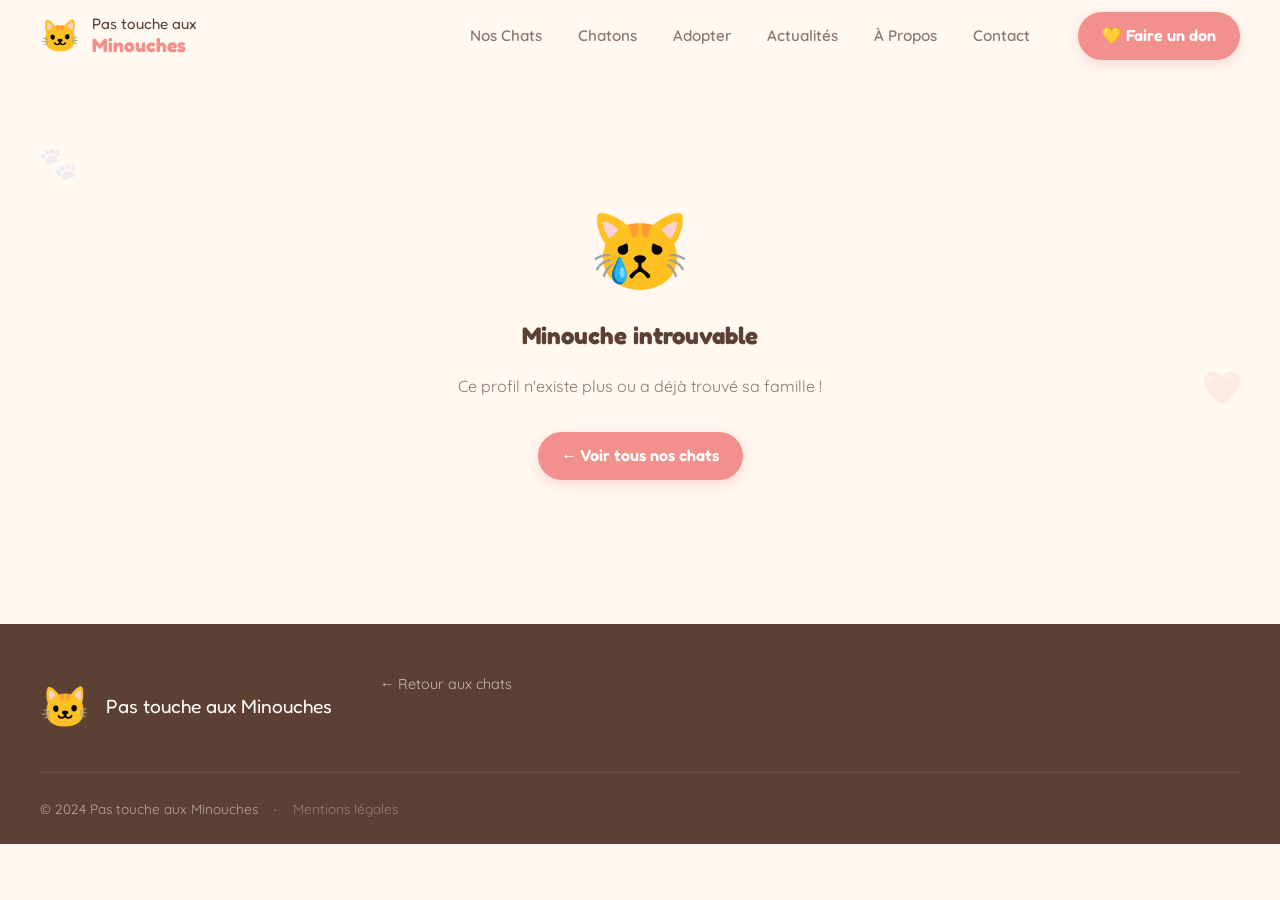
<file: profil-chat.html>
<!DOCTYPE html>
<html lang="fr">
<head>
<meta charset="utf-8"/>
<meta name="viewport" content="width=device-width, initial-scale=1.0"/>
<title>Profil Chat — Pas touche aux Minouches</title>
<link rel="stylesheet" href="assets/css/style.css"/>
<link href="https://fonts.googleapis.com/css2?family=Fredoka:wght@400;500;600;700&family=Quicksand:wght@400;500;600;700&display=swap" rel="stylesheet"/>
</head>
<body>
<nav class="navbar" id="navbar">
  <div class="nav-inner">
    <a href="index.html" class="nav-logo"><span class="logo-icon">🐱</span><div><span class="logo-title">Pas touche aux</span><span class="logo-title logo-bold">Minouches</span></div></a>
    <ul class="nav-links" id="navLinks">
      <li><a href="chats.html">Nos Chats</a></li>
      <li><a href="chatons.html">Chatons</a></li>
      <li><a href="adoption.html">Adopter</a></li>
      <li><a href="actualites.html">Actualités</a></li>
      <li><a href="a-propos.html">À Propos</a></li>
      <li><a href="contact.html">Contact</a></li>
    </ul>
    <a href="don.html" class="btn-primary">💛 Faire un don</a>
    <button class="nav-burger" id="navBurger"><span></span><span></span><span></span></button>
  </div>
</nav>

<div class="profil-page" id="profilPage">
  <div style="text-align:center;padding:4rem;color:var(--brown-soft);">
    <div style="font-size:3rem;margin-bottom:1rem;">🐱</div>
    <p>Chargement du profil...</p>
  </div>
</div>

<!-- Scrapbook deco -->
<div class="scrapbook-deco" style="position:fixed;inset:0;pointer-events:none;z-index:-1;overflow:hidden;">
  <span style="position:absolute;top:15%;left:3%;font-size:2rem;opacity:0.08;">🐾</span>
  <span style="position:absolute;top:40%;right:3%;font-size:2rem;opacity:0.08;">❤️</span>
  <span style="position:absolute;bottom:20%;left:5%;font-size:2rem;opacity:0.08;">⭐</span>
</div>

<footer class="footer">
  <div class="footer-inner">
    <div class="footer-brand"><span class="logo-icon">🐱</span><div><div class="footer-name">Pas touche aux Minouches</div></div></div>
    <div class="footer-links">
      <div class="footer-col"><a href="chats.html">← Retour aux chats</a></div>
    </div>
  </div>
  <div class="footer-bottom"><span>© 2024 Pas touche aux Minouches</span> · <a href="mentions-legales.html" style="opacity:0.6;font-size:0.85rem;">Mentions légales</a></div>
</footer>

<script src="assets/js/data.js"></script>
<script src="assets/js/main.js"></script>
<script>
async function renderProfil() {
  const params = new URLSearchParams(window.location.search);
  const id = params.get('id');
  const cat = id ? await DataManager.getCatById(id) : null;
  const page = document.getElementById('profilPage');

  if (!cat) {
    page.innerHTML = `<div style="text-align:center;padding:5rem 2rem;"><div style="font-size:5rem;">😿</div><h2>Minouche introuvable</h2><p style="color:var(--brown-soft);margin:1rem 0 2rem;">Ce profil n'existe plus ou a déjà trouvé sa famille !</p><a href="chats.html" class="btn-primary">← Voir tous nos chats</a></div>`;
    return;
  }

  const statusTags = { available: '<span class="tag-available">✅ Disponible à l\'adoption</span>', pending: '<span class="tag-pending">⏳ Adoption en cours</span>', adopted: '<span class="tag-adopted">🏠 Adopté</span>' };
  const backUrl = cat.isKitten ? 'chatons.html' : 'chats.html';
  const backLabel = cat.isKitten ? '← Retour aux chatons' : '← Retour aux chats';

  const healthItems = [
    { label: 'Vacciné(e)', ok: cat.health?.vaccinated },
    { label: 'Stérilisé(e)', ok: cat.health?.sterilized },
    { label: 'Identifié(e) / pucé(e)', ok: cat.health?.microchipped }
  ];

  const thumbsHtml = (cat.imgs && cat.imgs.length > 1) ?
    cat.imgs.map((src, i) => `<img src="${src}" class="profil-thumb ${i===0?'active':''}" onclick="switchImg('${src}', this)" alt="Photo ${i+1}" loading="lazy"/>`).join('') : '';

  const similarCats = (await DataManager.getCats()).filter(c => c.id !== cat.id && c.status === 'available').slice(0, 3);

  page.innerHTML = `
    <div style="margin-bottom:1.5rem;display:flex;align-items:center;gap:1rem;flex-wrap:wrap;">
      <a href="${backUrl}" class="btn-outline btn-sm">${backLabel}</a>
      ${statusTags[cat.status] || ''}
    </div>

    <div class="profil-grid">
      <!-- Photo -->
      <div class="profil-photo-wrap">
        <div class="polaroid profil-polaroid">
          <img src="${cat.img}" alt="${cat.name}" class="profil-main-img" id="mainImg" loading="lazy"/>
          <p class="profil-caption">${cat.name}, ${cat.nickname ? `« ${cat.nickname} »` : cat.age}</p>
        </div>
        ${thumbsHtml ? `<div class="profil-thumbs">${thumbsHtml}</div>` : ''}
        ${cat.status === 'available' ? `
        <div style="text-align:center;margin-top:1.5rem;">
          <button class="adopt-heart" onclick="location.href='adoption.html?cat=${cat.id}'">
            <span style="font-size:1.5rem;">💌</span>
            ADOPTE<br/>MOI !
          </button>
        </div>` : ''}
      </div>

      <!-- Info -->
      <div>
        <h1 style="font-size:2.5rem;color:var(--brown);margin-bottom:0.25rem;">${cat.name}</h1>
        <p style="color:var(--brown-soft);font-size:1.1rem;margin-bottom:1.5rem;">
          ${cat.breed} · ${cat.age} · ${cat.sex === 'M' ? '♂ Mâle' : '♀ Femelle'} · ${cat.color || ''}
        </p>

        <div class="profil-cards">
          <!-- Histoire -->
          <div class="profil-card" style="grid-column:1/-1;">
            <h3>📖 Son histoire</h3>
            <p style="color:var(--brown-soft);line-height:1.8;">${cat.description}</p>
          </div>

          <!-- Santé -->
          <div class="profil-card">
            <h3>🏥 Santé</h3>
            ${healthItems.map(h => `
              <div class="profil-health-item">
                <span class="${h.ok ? 'health-ok' : 'health-no'}">${h.ok ? '✅' : '❌'}</span>
                ${h.label}
              </div>
            `).join('')}
            ${cat.health?.note ? `<p style="font-size:0.8rem;color:var(--brown-soft);margin-top:0.75rem;background:var(--cream-dark);padding:0.5rem;border-radius:0.5rem;">ℹ️ ${cat.health.note}</p>` : ''}
          </div>

          <!-- Compatibilités -->
          <div class="profil-card">
            <h3>🏠 Compatibilités</h3>
            <div class="profil-health-item"><span class="${cat.okChildren ? 'health-ok' : 'health-no'}">${cat.okChildren ? '✅' : '❌'}</span> Avec enfants</div>
            <div class="profil-health-item"><span class="${cat.okDogs ? 'health-ok' : 'health-no'}">${cat.okDogs ? '✅' : '❌'}</span> Avec chiens</div>
            <div class="profil-health-item"><span class="${cat.okCats ? 'health-ok' : 'health-no'}">${cat.okCats ? '✅' : '❌'}</span> Avec autres chats</div>
            <div class="profil-health-item"><span class="${cat.okApartment ? 'health-ok' : 'health-no'}">${cat.okApartment ? '✅' : '❌'}</span> Convient en appartement</div>
            <div class="profil-health-item"><span class="${cat.needsOutdoor ? 'health-ok' : 'health-no'}">${cat.needsOutdoor ? '✅' : '❌'}</span> Sortie extérieure souhaitée</div>
          </div>

          <!-- Caractère -->
          <div class="profil-card">
            <h3>💫 Caractère</h3>
            ${(cat.traits || []).map(t => `<div class="profil-trait-item">🐾 ${t}</div>`).join('')}
          </div>
        </div>

        ${cat.status === 'available' ? `
        <div style="margin-top:2rem;background:var(--coral-light);border:2px solid var(--coral);border-radius:var(--radius-lg);padding:1.25rem 1.5rem;">
          <h3 style="font-size:1.05rem;margin-bottom:0.5rem;">💌 Prêt(e) à accueillir ${cat.name} ?</h3>
          <p style="color:var(--brown-soft);font-size:0.9rem;margin-bottom:1rem;">Remplissez notre dossier d'adoption pour commencer la procédure.</p>
          <a href="adoption.html?cat=${cat.id}" class="btn-primary">Commencer la demande d'adoption →</a>
        </div>` : `
        <div style="margin-top:2rem;background:var(--cream-dark);border:2px solid var(--brown-light);border-radius:var(--radius-lg);padding:1.25rem 1.5rem;">
          <p style="color:var(--brown-soft);font-size:0.9rem;">Ce minouche n'est plus disponible. Découvrez nos autres résidents !</p>
          <a href="${backUrl}" class="btn-outline btn-sm" style="margin-top:0.75rem;">Voir les autres →</a>
        </div>`}
      </div>
    </div>

    <!-- Similaires -->
    ${similarCats.length ? `
    <div style="margin-top:4rem;">
      <div class="section-header">
        <div class="section-tape section-tape-left"></div>
        <h2 class="section-title">Ils cherchent aussi une famille 🐾</h2>
        <div class="section-tape section-tape-right"></div>
      </div>
      <div class="cats-grid" style="max-width:100%;padding:1rem 0;">
        ${similarCats.map(c => createCatCard(c)).join('')}
      </div>
    </div>` : ''}
  `;

  // Update page title
  document.title = `${cat.name} — Pas touche aux Minouches`;
}

function switchImg(src, el) {
  document.getElementById('mainImg').src = src;
  document.querySelectorAll('.profil-thumb').forEach(t => t.classList.remove('active'));
  el.classList.add('active');
}

renderProfil();
</script>
</body>
</html>
</file>
<file: assets/css/style.css>
/* =============================================
   STYLE.CSS — Pas touche aux Minouches
   Design scrapbook / kawaii chaleureux
   ============================================= */

/* ---- FONTS ---- */
@import url('https://fonts.googleapis.com/css2?family=Fredoka:wght@400;500;600;700&family=Quicksand:wght@400;500;600;700&display=swap');

/* ---- VARIABLES ---- */
:root {
  --coral: #f1908c;
  --coral-light: #fde8e7;
  --coral-dark: #d9726e;
  --cream: #fff9f2;
  --cream-dark: #f4ece1;
  --brown: #5c4033;
  --brown-soft: #8d776d;
  --brown-light: #c4a89b;
  --white: #ffffff;
  --green: #6bbf6e;
  --amber: #f5a623;
  --font-display: 'Fredoka', sans-serif;
  --font-body: 'Quicksand', sans-serif;
  --radius: 1rem;
  --radius-lg: 1.5rem;
  --radius-xl: 2rem;
  --shadow: 0 10px 30px rgba(92,64,51,0.12);
  --shadow-hover: 0 20px 40px rgba(92,64,51,0.18);
  --transition: all 0.25s ease;
}

/* ---- RESET ---- */
*, *::before, *::after { box-sizing: border-box; margin: 0; padding: 0; }
html { scroll-behavior: smooth; }
body {
  font-family: var(--font-body);
  background: var(--cream);
  color: var(--brown);
  line-height: 1.7;
  overflow-x: hidden;
}
img { max-width: 100%; display: block; }
a { color: inherit; text-decoration: none; }
h1,h2,h3,h4,h5 { font-family: var(--font-display); }

/* ---- NAVBAR ---- */
.navbar {
  position: fixed; top: 0; left: 0; right: 0; z-index: 1000;
  background: rgba(255,249,242,0.92);
  backdrop-filter: blur(12px);
  border-bottom: 2px solid transparent;
  transition: var(--transition);
  padding: 0 2rem;
}
.navbar.scrolled { border-bottom-color: var(--cream-dark); box-shadow: 0 4px 20px rgba(92,64,51,0.08); }
.nav-inner {
  max-width: 1200px; margin: 0 auto;
  display: flex; align-items: center; gap: 2rem;
  height: 72px;
}
.nav-logo { display: flex; align-items: center; gap: 0.75rem; font-family: var(--font-display); flex-shrink: 0; }
.logo-icon { font-size: 2rem; }
.logo-title { display: block; font-size: 0.95rem; line-height: 1.2; color: var(--brown); }
.logo-bold { font-size: 1.2rem; font-weight: 700; color: var(--coral); }
/* NAV - mobile first */
.nav-links { display: none; list-style: none; gap: 0.25rem; margin-left: auto; }
.nav-links a {
  padding: 0.5rem 1rem; border-radius: var(--radius); font-weight: 600; font-size: 0.95rem;
  color: var(--brown-soft); transition: var(--transition);
}
.nav-links a:hover, .nav-links a.active { background: var(--coral-light); color: var(--coral); }
.nav-burger {
  display: flex; flex-direction: column; gap: 5px; background: none; border: none;
  cursor: pointer; padding: 8px; border-radius: 8px;
}
.nav-burger span { display: block; width: 22px; height: 2px; background: var(--brown); border-radius: 2px; transition: var(--transition); }
.nav-burger.active span:nth-child(1) { transform: rotate(45deg) translate(5px,5px); }
.nav-burger.active span:nth-child(2) { opacity: 0; }
.nav-burger.active span:nth-child(3) { transform: rotate(-45deg) translate(5px,-5px); }

/* ---- BUTTONS ---- */
.btn-primary {
  display: inline-flex; align-items: center; gap: 0.5rem;
  background: var(--coral); color: white;
  padding: 0.65rem 1.5rem; border-radius: 999px;
  font-family: var(--font-display); font-weight: 600; font-size: 1rem;
  border: none; cursor: pointer;
  box-shadow: 0 4px 15px rgba(241,144,140,0.35);
  transition: var(--transition);
}
.btn-primary:hover { background: var(--coral-dark); transform: translateY(-2px); box-shadow: 0 8px 25px rgba(241,144,140,0.4); }
.btn-primary:active { transform: translateY(0); }
.btn-outline {
  display: inline-flex; align-items: center; gap: 0.5rem;
  background: transparent; color: var(--coral);
  padding: 0.65rem 1.5rem; border-radius: 999px;
  font-family: var(--font-display); font-weight: 600; font-size: 1rem;
  border: 2px solid var(--coral); cursor: pointer;
  transition: var(--transition);
}
.btn-outline:hover { background: var(--coral-light); transform: translateY(-2px); }
.btn-large { padding: 0.85rem 2rem; font-size: 1.1rem; }
.btn-sm { padding: 0.4rem 1rem; font-size: 0.85rem; }
.btn-danger { background: #e74c3c; box-shadow: 0 4px 15px rgba(231,76,60,0.3); }
.btn-danger:hover { background: #c0392b; }
.btn-success { background: var(--green); box-shadow: 0 4px 15px rgba(107,191,110,0.3); }

/* ---- HERO ---- */
.hero {
  min-height: 100vh; padding: 120px 2rem 4rem;
  display: grid; grid-template-columns: 1fr 1fr; gap: 4rem; align-items: center;
  max-width: 1200px; margin: 0 auto; position: relative;
}
.scrapbook-deco { position: absolute; inset: 0; pointer-events: none; overflow: hidden; }
.deco { position: absolute; font-size: 2rem; opacity: 0.3; animation: float 4s ease-in-out infinite; }
.deco:nth-child(2) { animation-delay: -1.5s; }
.deco:nth-child(3) { animation-delay: -3s; }
.deco:nth-child(4) { animation-delay: -0.5s; }
.deco:nth-child(5) { animation-delay: -2s; }
@keyframes float { 0%,100% { transform: translateY(0) rotate(0deg); } 50% { transform: translateY(-12px) rotate(5deg); } }

.hero-badge {
  display: inline-block; background: var(--cream-dark); color: var(--brown-soft);
  padding: 0.4rem 1.2rem; border-radius: 999px; font-size: 0.85rem; font-weight: 600;
  margin-bottom: 1.25rem; border: 1.5px dashed var(--brown-light);
}
.hero-title { font-size: clamp(2.5rem,5vw,4rem); line-height: 1.15; color: var(--brown); margin-bottom: 1.25rem; }
.hero-sub { font-size: 1.1rem; color: var(--brown-soft); max-width: 500px; margin-bottom: 2rem; }
.hero-btns { display: flex; gap: 1rem; flex-wrap: wrap; margin-bottom: 3rem; }
.hero-stats {
  display: flex; align-items: center; gap: 1.5rem;
  background: white; padding: 1.25rem 2rem; border-radius: var(--radius-lg);
  box-shadow: var(--shadow); border: 1.5px solid var(--cream-dark); flex-wrap: wrap;
}
.stat-item { text-align: center; }
.stat-num { display: block; font-family: var(--font-display); font-size: 2rem; font-weight: 700; color: var(--coral); line-height: 1; }
.stat-label { font-size: 0.8rem; color: var(--brown-soft); font-weight: 600; text-transform: uppercase; letter-spacing: 0.05em; }
.stat-sep { font-size: 1.2rem; opacity: 0.4; }

.hero-image-wrap { display: flex; justify-content: center; align-items: center; }

/* ---- POLAROID ---- */
.polaroid {
  background: white;
  padding: 12px 12px 40px;
  border-radius: 4px;
  box-shadow: var(--shadow), 3px 3px 0 var(--cream-dark);
  position: relative;
  transform: rotate(-2deg);
  transition: var(--transition);
}
.polaroid:hover { transform: rotate(0deg) scale(1.02); box-shadow: var(--shadow-hover); }
.hero-polaroid { max-width: 340px; transform: rotate(3deg); }
.hero-polaroid:hover { transform: rotate(1deg) scale(1.02); }
.hero-img { width: 100%; height: 320px; object-fit: cover; border-radius: 2px; }
.polaroid-caption {
  position: absolute; bottom: 0; left: 0; right: 0;
  text-align: center; padding: 10px;
  font-family: var(--font-display); font-size: 1rem; color: var(--brown-soft);
}

/* Tape decoration on polaroids */
.polaroid::before {
  content: '';
  position: absolute; top: -8px; left: 50%; transform: translateX(-50%);
  width: 60px; height: 18px;
  background: rgba(241,144,140,0.4);
  border-radius: 3px;
  z-index: 1;
}

/* ---- SECTIONS ---- */
.section { padding: 5rem 2rem; }
.section-cream { background: var(--cream-dark); }
.section-header {
  display: flex; align-items: center; gap: 1rem;
  max-width: 1200px; margin: 0 auto 1rem;
  justify-content: center;
}
.section-tape-left, .section-tape-right {
  flex: 1; height: 3px;
  background: repeating-linear-gradient(90deg, var(--coral) 0, var(--coral) 8px, transparent 8px, transparent 14px);
  border-radius: 3px; opacity: 0.5;
}
.section-title {
  font-size: clamp(1.75rem,3vw,2.5rem); color: var(--brown);
  white-space: nowrap; text-align: center;
}
.section-sub { text-align: center; color: var(--brown-soft); max-width: 600px; margin: 0 auto 3rem; font-size: 1.05rem; }
.section-cta { display: flex; gap: 1rem; justify-content: center; margin-top: 3rem; flex-wrap: wrap; }

/* ---- CATS GRID ---- */
.cats-grid {
  display: grid;
  grid-template-columns: repeat(auto-fill, minmax(280px, 1fr));
  gap: 2rem;
  max-width: 1200px; margin: 0 auto;
  padding: 1rem 0;
}
.cat-card {
  cursor: pointer; padding: 10px 10px 50px;
  background: white; border-radius: 4px;
  box-shadow: var(--shadow);
  transition: var(--transition);
}
.cat-card:hover { transform: translateY(-6px) rotate(0deg); box-shadow: var(--shadow-hover); }
.cat-card-img-wrap { position: relative; overflow: hidden; border-radius: 2px; }
.cat-card-img { width: 100%; height: 220px; object-fit: cover; }
.cat-status-badge {
  position: absolute; top: 10px; right: 10px;
  padding: 0.3rem 0.8rem; border-radius: 999px; font-size: 0.75rem; font-weight: 700;
  background: white;
}
.badge-available { color: var(--green); border: 2px solid var(--green); }
.badge-pending { color: var(--amber); border: 2px solid var(--amber); }
.badge-adopted { color: var(--brown-soft); border: 2px solid var(--brown-light); }
.kitten-badge {
  position: absolute; top: 10px; left: 10px;
  background: var(--coral); color: white;
  padding: 0.25rem 0.7rem; border-radius: 999px; font-size: 0.75rem; font-weight: 700;
}
.cat-card-body { padding: 0.5rem 0.25rem; }
.cat-card-name { font-size: 1.3rem; color: var(--brown); margin-top: 0.5rem; }
.cat-nickname { font-size: 0.9rem; color: var(--brown-soft); font-weight: 400; }
.cat-card-info { font-size: 0.85rem; color: var(--brown-soft); margin: 0.25rem 0 0.75rem; }
.cat-traits { display: flex; gap: 0.4rem; flex-wrap: wrap; margin-bottom: 0.75rem; }
.trait-tag {
  background: var(--coral-light); color: var(--coral);
  padding: 0.2rem 0.7rem; border-radius: 999px; font-size: 0.78rem; font-weight: 600;
}
.cat-adopt-btn { width: 100%; justify-content: center; margin-top: auto; }
.no-cats { text-align: center; color: var(--brown-soft); font-size: 1.1rem; grid-column: 1/-1; padding: 3rem; }

/* ---- STEPS ---- */
.steps-grid {
  display: grid; grid-template-columns: repeat(auto-fit, minmax(220px, 1fr));
  gap: 2rem; max-width: 1200px; margin: 0 auto;
}
.step-card {
  background: white; padding: 2rem; border-radius: var(--radius-xl);
  box-shadow: var(--shadow); border: 2px solid var(--cream-dark);
  transition: var(--transition); position: relative; text-align: center;
}
.step-card:hover { border-color: var(--coral-light); transform: translateY(-4px); }
.step-num {
  position: absolute; top: -16px; left: 50%; transform: translateX(-50%);
  width: 36px; height: 36px; border-radius: 50%;
  background: var(--coral); color: white;
  display: flex; align-items: center; justify-content: center;
  font-family: var(--font-display); font-weight: 700; font-size: 1rem;
}
.step-icon { font-size: 2.5rem; margin: 0.5rem 0 1rem; }
.step-card h3 { font-size: 1.15rem; margin-bottom: 0.75rem; color: var(--brown); }
.step-card p { color: var(--brown-soft); font-size: 0.9rem; }

/* ---- DON CARDS ---- */
.don-cards {
  display: grid; grid-template-columns: repeat(auto-fit, minmax(220px, 1fr));
  gap: 1.5rem; max-width: 900px; margin: 0 auto;
}
.don-card {
  background: white; padding: 2rem; border-radius: var(--radius-xl);
  box-shadow: var(--shadow); border: 2px solid var(--cream-dark);
  text-align: center; transition: var(--transition); position: relative;
}
.don-card:hover { transform: translateY(-4px); box-shadow: var(--shadow-hover); }
.don-card-featured { border-color: var(--coral); }
.don-badge {
  position: absolute; top: -14px; left: 50%; transform: translateX(-50%);
  background: var(--coral); color: white;
  padding: 0.25rem 1rem; border-radius: 999px; font-size: 0.8rem; font-weight: 700;
  white-space: nowrap;
}
.don-emoji { font-size: 2.5rem; margin-bottom: 0.75rem; }
.don-card h3 { font-size: 1.2rem; color: var(--brown); margin-bottom: 0.25rem; }
.don-amount { font-family: var(--font-display); font-size: 2rem; color: var(--coral); font-weight: 700; margin: 0.5rem 0; }
.don-card p { color: var(--brown-soft); font-size: 0.9rem; margin-bottom: 1.25rem; }
.don-btn { width: 100%; justify-content: center; }

.yapla-banner {
  max-width: 700px; margin: 2.5rem auto 0;
  background: linear-gradient(135deg, var(--coral) 0%, var(--coral-dark) 100%);
  color: white; border-radius: var(--radius-xl); padding: 1.75rem 2rem;
  box-shadow: 0 8px 30px rgba(241,144,140,0.4);
}
.yapla-inner { display: flex; align-items: center; gap: 1.25rem; flex-wrap: wrap; }
.yapla-icon { font-size: 2.5rem; }
.yapla-inner > div { flex: 1; }
.yapla-inner strong { font-family: var(--font-display); font-size: 1.2rem; display: block; }
.yapla-inner p { font-size: 0.9rem; opacity: 0.85; }
.yapla-btn { background: white; color: var(--coral); box-shadow: none; flex-shrink: 0; }
.yapla-btn:hover { background: var(--cream); }

/* ---- TESTIMONIALS ---- */
.testimonials-grid {
  display: grid; grid-template-columns: repeat(auto-fit, minmax(260px, 1fr));
  gap: 2rem; max-width: 1000px; margin: 0 auto; padding: 1rem;
}
.testimonial-card { padding: 10px 10px 50px; }
.testimonial-card img { width: 100%; height: 160px; object-fit: cover; border-radius: 2px; }
.testimonial-text { padding: 0.5rem 0.25rem 0; }
.testimonial-text p { font-size: 0.9rem; color: var(--brown-soft); font-style: italic; margin-bottom: 0.5rem; line-height: 1.5; }
.testimonial-text strong { font-size: 0.85rem; color: var(--brown); }

/* ---- NEWSLETTER ---- */
.newsletter-section { background: var(--coral); }
.newsletter-inner { max-width: 600px; margin: 0 auto; text-align: center; color: white; }
.newsletter-deco { font-size: 1.5rem; opacity: 0.5; margin-bottom: 1rem; letter-spacing: 0.5rem; }
.newsletter-inner h2 { font-size: 2rem; margin-bottom: 0.75rem; color: white; }
.newsletter-inner p { opacity: 0.85; margin-bottom: 2rem; font-size: 1rem; }
.newsletter-form { display: flex; gap: 0.75rem; flex-wrap: wrap; justify-content: center; }
.newsletter-input {
  flex: 1; min-width: 220px; padding: 0.75rem 1.25rem;
  border: none; border-radius: 999px; font-family: var(--font-body);
  font-size: 1rem; outline: none; color: var(--brown);
}
.newsletter-note { font-size: 0.8rem; opacity: 0.7; margin-top: 1rem; }
.newsletter-success { font-family: var(--font-display); font-size: 1.2rem; color: white; padding: 1rem; }

/* ---- FOOTER ---- */
.footer { background: var(--brown); color: var(--cream-dark); padding: 3rem 2rem 1.5rem; }
.footer-inner { max-width: 1200px; margin: 0 auto; display: grid; grid-template-columns: auto 1fr; gap: 3rem; margin-bottom: 2rem; }
.footer-brand { display: flex; align-items: center; gap: 1rem; }
.footer-brand .logo-icon { font-size: 2.5rem; }
.footer-name { font-family: var(--font-display); font-size: 1.2rem; color: white; }
.footer-sub { font-size: 0.8rem; opacity: 0.6; margin-top: 0.25rem; }
.footer-links { display: flex; gap: 3rem; flex-wrap: wrap; }
.footer-col { display: flex; flex-direction: column; gap: 0.5rem; }
.footer-col h4 { font-family: var(--font-display); font-size: 1rem; color: white; margin-bottom: 0.25rem; }
.footer-col a { font-size: 0.9rem; opacity: 0.7; transition: var(--transition); }
.footer-col a:hover { opacity: 1; color: var(--coral); }
.footer-bottom {
  max-width: 1200px; margin: 0 auto;
  display: flex; align-items: center; gap: 1rem;
  border-top: 1px solid rgba(255,255,255,0.1); padding-top: 1.5rem;
  font-size: 0.85rem; opacity: 0.6; flex-wrap: wrap;
}
.footer-bottom a:hover { opacity: 1; color: var(--coral); }

/* ---- PAGE CHAT/CHATONS ---- */
.page-header {
  padding: 120px 2rem 3rem;
  background: var(--cream-dark);
  text-align: center;
}
.page-header h1 { font-size: clamp(2rem,4vw,3rem); color: var(--brown); margin-bottom: 0.75rem; }
.page-header p { color: var(--brown-soft); max-width: 600px; margin: 0 auto; }
.filters-bar {
  max-width: 1200px; margin: 2rem auto;
  display: flex; gap: 0.75rem; flex-wrap: wrap; align-items: center;
  padding: 0 2rem;
}
.filter-btn {
  padding: 0.5rem 1.2rem; border-radius: 999px;
  border: 2px solid var(--cream-dark); background: white;
  font-family: var(--font-body); font-size: 0.9rem; font-weight: 600;
  color: var(--brown-soft); cursor: pointer; transition: var(--transition);
}
.filter-btn:hover, .filter-btn.active { border-color: var(--coral); background: var(--coral-light); color: var(--coral); }
.filter-label { font-weight: 700; color: var(--brown); font-size: 0.9rem; }

/* ---- PROFIL CHAT ---- */
.profil-page { padding: 100px 2rem 4rem; max-width: 1100px; margin: 0 auto; }
.profil-grid { display: grid; grid-template-columns: 380px 1fr; gap: 3rem; align-items: start; }
.profil-photo-wrap { position: relative; }
.profil-polaroid { padding: 12px 12px 50px; transform: rotate(-1.5deg); }
.profil-main-img { width: 100%; height: 340px; object-fit: cover; border-radius: 2px; }
.profil-caption { position: absolute; bottom: 8px; left: 0; right: 0; text-align: center; font-family: var(--font-display); font-size: 1.3rem; color: var(--brown); }
.profil-thumbs { display: flex; gap: 0.5rem; margin-top: 1rem; }
.profil-thumb { width: 70px; height: 70px; object-fit: cover; border-radius: 6px; cursor: pointer; opacity: 0.7; transition: var(--transition); border: 3px solid transparent; }
.profil-thumb:hover, .profil-thumb.active { opacity: 1; border-color: var(--coral); }
.profil-cards { display: grid; grid-template-columns: 1fr 1fr; gap: 1.25rem; }
.profil-card {
  background: white; border-radius: var(--radius-lg); padding: 1.5rem;
  border: 2px solid var(--cream-dark); box-shadow: var(--shadow);
}
.profil-card h3 { font-size: 1.1rem; margin-bottom: 1rem; color: var(--brown); display: flex; align-items: center; gap: 0.5rem; }
.profil-health-item, .profil-trait-item { display: flex; align-items: center; gap: 0.6rem; padding: 0.4rem 0; font-size: 0.9rem; color: var(--brown-soft); border-bottom: 1px solid var(--cream-dark); }
.profil-health-item:last-child, .profil-trait-item:last-child { border-bottom: none; }
.health-ok { color: var(--green); }
.health-no { color: var(--coral); }
.adopt-heart {
  background: var(--coral); color: white;
  width: 140px; height: 140px; border-radius: 50%;
  display: flex; flex-direction: column; align-items: center; justify-content: center;
  font-family: var(--font-display); font-size: 1.2rem; font-weight: 700;
  box-shadow: 0 8px 30px rgba(241,144,140,0.5); cursor: pointer;
  transition: var(--transition); border: none; text-align: center;
  margin: 1.25rem auto; animation: pulse 2s infinite;
}
.adopt-heart:hover { transform: scale(1.08); }
@keyframes pulse { 0%,100% { box-shadow: 0 8px 30px rgba(241,144,140,0.5); } 50% { box-shadow: 0 12px 40px rgba(241,144,140,0.7); } }

/* ---- ADOPTION FORM ---- */
.adoption-page { padding: 100px 2rem 4rem; max-width: 760px; margin: 0 auto; }
.adoption-page h1 { text-align: center; font-size: 2.5rem; color: var(--coral); margin-bottom: 0.5rem; }
.adoption-page .page-sub { text-align: center; color: var(--brown-soft); margin-bottom: 2.5rem; }
.form-section {
  background: white; border-radius: var(--radius-xl); padding: 2rem;
  border: 2px solid var(--cream-dark); box-shadow: var(--shadow);
  margin-bottom: 1.5rem; position: relative;
}
.form-section::before {
  content: attr(data-tape);
  position: absolute; top: -12px; left: 2rem;
  background: rgba(241,144,140,0.45); color: var(--brown); font-size: 0.75rem; font-weight: 700;
  padding: 3px 16px; border-radius: 3px; letter-spacing: 0.03em;
}
.form-section h3 { font-size: 1.2rem; color: var(--brown); margin-bottom: 1.5rem; display: flex; align-items: center; gap: 0.5rem; }
.form-row { display: grid; grid-template-columns: 1fr 1fr; gap: 1rem; margin-bottom: 1rem; }
.form-group { display: flex; flex-direction: column; gap: 0.4rem; margin-bottom: 1rem; }
.form-group label { font-size: 0.85rem; font-weight: 700; color: var(--brown); }
.form-control {
  width: 100%; padding: 0.7rem 1rem;
  border: 2px solid var(--cream-dark); border-radius: var(--radius);
  font-family: var(--font-body); font-size: 0.95rem; color: var(--brown);
  background: var(--cream); outline: none; transition: var(--transition);
}
.form-control:focus { border-color: var(--coral); background: white; }
textarea.form-control { min-height: 100px; resize: vertical; }
.form-actions { display: flex; justify-content: center; gap: 1.5rem; margin-top: 2rem; flex-wrap: wrap; }
.wave-divider { border: none; border-top: 2px wavy var(--cream-dark); margin: 1.5rem 0; }

/* ---- DON PAGE ---- */
.don-page { padding: 100px 2rem 4rem; max-width: 800px; margin: 0 auto; }
.don-page-header { text-align: center; margin-bottom: 3rem; }
.don-page-header h1 { font-size: 2.5rem; color: var(--brown); margin-bottom: 0.5rem; }
.yapla-embed-container {
  background: white; border-radius: var(--radius-xl);
  padding: 2.5rem; box-shadow: var(--shadow);
  border: 2px solid var(--cream-dark);
  margin-bottom: 2rem;
}
.yapla-note { text-align: center; font-size: 0.85rem; color: var(--brown-soft); margin-top: 1rem; }
.amount-buttons { display: flex; gap: 1rem; flex-wrap: wrap; justify-content: center; margin-bottom: 1.5rem; }
.amount-btn {
  padding: 0.6rem 1.5rem; border-radius: 999px;
  border: 2px solid var(--cream-dark); background: white;
  font-family: var(--font-display); font-size: 1.1rem; font-weight: 600; color: var(--brown-soft);
  cursor: pointer; transition: var(--transition);
}
.amount-btn:hover, .amount-btn.active { border-color: var(--coral); background: var(--coral); color: white; }
.amount-custom { text-align: center; margin-bottom: 1.5rem; }
.amount-custom input { width: 150px; text-align: center; font-family: var(--font-display); font-size: 1.5rem; padding: 0.5rem; }

/* ---- À PROPOS ---- */
.about-page { padding: 100px 2rem 4rem; }
.about-hero { max-width: 900px; margin: 0 auto 4rem; display: grid; grid-template-columns: 1fr 1fr; gap: 3rem; align-items: center; }
.about-hero h1 { font-size: clamp(2rem,4vw,3rem); color: var(--brown); margin-bottom: 1rem; }
.about-hero p { color: var(--brown-soft); font-size: 1.05rem; line-height: 1.8; }
.team-grid { display: grid; grid-template-columns: repeat(auto-fit,minmax(200px,1fr)); gap: 2rem; max-width: 900px; margin: 0 auto; }
.team-card { text-align: center; padding: 1.5rem; background: white; border-radius: var(--radius-xl); box-shadow: var(--shadow); border: 2px solid var(--cream-dark); }
.team-avatar { width: 80px; height: 80px; border-radius: 50%; margin: 0 auto 1rem; object-fit: cover; border: 3px solid var(--coral-light); }
.team-card h4 { font-size: 1.1rem; margin-bottom: 0.25rem; }
.team-card p { font-size: 0.85rem; color: var(--brown-soft); }

/* ---- CONTACT ---- */
.contact-page { padding: 100px 2rem 4rem; max-width: 700px; margin: 0 auto; }
.contact-page h1 { text-align: center; font-size: 2.5rem; color: var(--brown); margin-bottom: 2.5rem; }
.contact-info { display: flex; gap: 1.5rem; flex-wrap: wrap; margin-bottom: 2.5rem; justify-content: center; }
.contact-info-item { background: white; border-radius: var(--radius-lg); padding: 1.25rem 2rem; text-align: center; box-shadow: var(--shadow); border: 2px solid var(--cream-dark); }
.contact-info-item .ci-icon { font-size: 2rem; margin-bottom: 0.5rem; }
.contact-info-item p { font-size: 0.85rem; color: var(--brown-soft); }
.contact-info-item strong { font-size: 0.95rem; color: var(--brown); display: block; margin-top: 0.25rem; }

/* ---- ADMIN PANEL ---- */
.admin-layout { display: flex; min-height: 100vh; }
.admin-sidebar {
  width: 250px; background: white; border-right: 2px solid var(--cream-dark);
  display: flex; flex-direction: column; flex-shrink: 0;
  position: sticky; top: 0; height: 100vh; overflow-y: auto;
}
.admin-sidebar-top { padding: 2rem 1.5rem; text-align: center; border-bottom: 1px solid var(--cream-dark); }
.admin-logo-icon { font-size: 3rem; margin-bottom: 0.5rem; display: block; }
.admin-sidebar-top h2 { font-size: 1rem; color: var(--brown); line-height: 1.3; margin-bottom: 0.25rem; }
.admin-sidebar-top p { font-size: 0.75rem; color: var(--brown-soft); text-transform: uppercase; letter-spacing: 0.1em; font-weight: 700; }
.admin-nav { padding: 1.5rem 1rem; flex: 1; }
.admin-nav-item {
  display: flex; align-items: center; gap: 0.75rem;
  padding: 0.75rem 1rem; border-radius: var(--radius); margin-bottom: 0.25rem;
  color: var(--brown-soft); font-weight: 600; font-size: 0.95rem;
  cursor: pointer; transition: var(--transition); border: none; background: none; width: 100%; text-align: left;
}
.admin-nav-item:hover { background: var(--cream-dark); color: var(--brown); }
.admin-nav-item.active { background: var(--coral); color: white; box-shadow: 0 4px 15px rgba(241,144,140,0.35); }
.admin-nav-item .nav-icon { font-size: 1.2rem; }
.admin-main { flex: 1; overflow-y: auto; background: var(--cream); }
.admin-header {
  height: 68px; background: white/90; backdrop-filter: blur(12px);
  border-bottom: 2px solid var(--cream-dark);
  padding: 0 2rem; display: flex; align-items: center; justify-content: space-between;
  position: sticky; top: 0; z-index: 10;
}
.admin-header h2 { font-size: 1.5rem; color: var(--brown); }
.admin-content { padding: 2rem; max-width: 1100px; }
.admin-stats-grid { display: grid; grid-template-columns: repeat(auto-fit,minmax(200px,1fr)); gap: 1.5rem; margin-bottom: 2rem; }
.admin-stat-card {
  background: white; padding: 1.5rem; border-radius: var(--radius-xl);
  box-shadow: var(--shadow); border: 2px solid var(--cream-dark);
  display: flex; align-items: center; gap: 1rem;
}
.admin-stat-icon { width: 52px; height: 52px; border-radius: var(--radius-lg); display: flex; align-items: center; justify-content: center; font-size: 1.5rem; flex-shrink: 0; }
.stat-icon-coral { background: var(--coral-light); }
.stat-icon-green { background: #e8f8e8; }
.stat-icon-amber { background: #fff3e0; }
.admin-stat-num { font-family: var(--font-display); font-size: 2rem; font-weight: 700; color: var(--brown); line-height: 1; }
.admin-stat-label { font-size: 0.8rem; color: var(--brown-soft); font-weight: 600; text-transform: uppercase; letter-spacing: 0.05em; }
.admin-card { background: white; border-radius: var(--radius-xl); box-shadow: var(--shadow); border: 2px solid var(--cream-dark); overflow: hidden; margin-bottom: 2rem; }
.admin-card-header { padding: 1.25rem 1.75rem; border-bottom: 1px solid var(--cream-dark); display: flex; align-items: center; justify-content: space-between; }
.admin-card-header h3 { font-size: 1.2rem; color: var(--brown); }
.admin-table { width: 100%; border-collapse: collapse; }
.admin-table th { padding: 0.75rem 1.5rem; text-align: left; font-size: 0.75rem; font-weight: 700; text-transform: uppercase; letter-spacing: 0.08em; color: var(--brown-soft); background: var(--cream-dark)/30; }
.admin-table td { padding: 1rem 1.5rem; border-top: 1px solid var(--cream-dark); font-size: 0.9rem; color: var(--brown-soft); vertical-align: middle; }
.admin-table tr:hover td { background: var(--cream); }
.admin-table .cat-name { font-weight: 700; color: var(--brown); font-size: 1rem; }
.admin-table .cat-thumb { width: 42px; height: 42px; border-radius: 10px; object-fit: cover; }
.admin-cat-row td:first-child { display: flex; align-items: center; gap: 0.75rem; }
.table-actions { display: flex; gap: 0.5rem; justify-content: flex-end; }
.btn-edit { background: var(--cream-dark); color: var(--brown); padding: 0.35rem 0.85rem; border-radius: var(--radius); font-size: 0.8rem; font-weight: 700; border: none; cursor: pointer; transition: var(--transition); }
.btn-edit:hover { background: var(--coral-light); color: var(--coral); }
.btn-del { background: #fde8e7; color: #c0392b; padding: 0.35rem 0.85rem; border-radius: var(--radius); font-size: 0.8rem; font-weight: 700; border: none; cursor: pointer; transition: var(--transition); }
.btn-del:hover { background: #c0392b; color: white; }
.admin-login {
  min-height: 100vh; display: flex; align-items: center; justify-content: center;
  background: var(--cream-dark); padding: 2rem;
}
.admin-login-card { background: white; padding: 3rem; border-radius: var(--radius-xl); box-shadow: var(--shadow-hover); max-width: 400px; width: 100%; text-align: center; }
.admin-login-card h1 { font-size: 1.75rem; margin-bottom: 0.5rem; color: var(--brown); }
.admin-login-card p { color: var(--brown-soft); margin-bottom: 2rem; font-size: 0.9rem; }
.admin-login-card .form-group { text-align: left; }

/* ---- MODAL ---- */
.modal-overlay {
  position: fixed; inset: 0; z-index: 9999;
  background: rgba(92,64,51,0.5); backdrop-filter: blur(4px);
  display: flex; align-items: center; justify-content: center; padding: 1rem;
  opacity: 0; pointer-events: none; transition: opacity 0.25s;
}
.modal-overlay.open { opacity: 1; pointer-events: all; }
.modal {
  background: white; border-radius: var(--radius-xl);
  padding: 2rem; max-width: 580px; width: 100%;
  max-height: 90vh; overflow-y: auto;
  box-shadow: var(--shadow-hover);
  transform: scale(0.95); transition: transform 0.25s;
}
.modal-overlay.open .modal { transform: scale(1); }
.modal-header { display: flex; align-items: center; justify-content: space-between; margin-bottom: 1.5rem; }
.modal-header h3 { font-size: 1.4rem; color: var(--brown); }
.modal-close { background: none; border: none; font-size: 1.5rem; cursor: pointer; color: var(--brown-soft); transition: var(--transition); padding: 4px; }
.modal-close:hover { color: var(--coral); }

/* ---- TOAST ---- */
.toast {
  position: fixed; bottom: 2rem; right: 2rem; z-index: 99999;
  padding: 1rem 1.5rem; border-radius: var(--radius-lg);
  font-family: var(--font-body); font-weight: 600; font-size: 0.95rem;
  box-shadow: var(--shadow-hover); transform: translateY(20px); opacity: 0;
  transition: var(--transition); max-width: 360px;
}
.toast.show { transform: translateY(0); opacity: 1; }
.toast-success { background: var(--green); color: white; }
.toast-error { background: #e74c3c; color: white; }
.toast-info { background: var(--brown); color: white; }

/* ---- TAGS ---- */
.tag-available { color: var(--green); background: #e8f8e8; padding: 0.25rem 0.75rem; border-radius: 999px; font-size: 0.8rem; font-weight: 700; display: inline-block; }
.tag-pending { color: var(--amber); background: #fff3e0; padding: 0.25rem 0.75rem; border-radius: 999px; font-size: 0.8rem; font-weight: 700; display: inline-block; }
.tag-adopted { color: var(--brown-soft); background: var(--cream-dark); padding: 0.25rem 0.75rem; border-radius: 999px; font-size: 0.8rem; font-weight: 700; display: inline-block; }

/* ---- PAGE MENTIONS LÉGALES ---- */
.legal-page { padding: 100px 2rem 4rem; max-width: 800px; margin: 0 auto; }
.legal-page h1 { font-size: 2rem; color: var(--brown); margin-bottom: 2rem; }
.legal-page h2 { font-size: 1.3rem; color: var(--brown); margin: 2rem 0 0.75rem; }
.legal-page p, .legal-page li { color: var(--brown-soft); line-height: 1.8; margin-bottom: 0.5rem; }

/* ---- PAGINATION ---- */
.pagination { display: flex; gap: 0.5rem; justify-content: center; align-items: center; margin-top: 2rem; }
.page-num {
  width: 40px; height: 40px; border-radius: 50%; display: flex; align-items: center; justify-content: center;
  font-weight: 700; font-size: 0.9rem; background: white; border: 2px solid var(--cream-dark);
  cursor: pointer; color: var(--brown-soft); transition: var(--transition);
}
.page-num:hover, .page-num.active { background: var(--coral); border-color: var(--coral); color: white; }
.page-arrow { background: none; border: 2px solid var(--cream-dark); padding: 0.4rem 0.8rem; border-radius: var(--radius); cursor: pointer; transition: var(--transition); color: var(--brown-soft); }
.page-arrow:hover { border-color: var(--coral); color: var(--coral); }

/* ---- 404 ---- */
.notfound-page { min-height: 100vh; display: flex; align-items: center; justify-content: center; padding: 2rem; text-align: center; }
.notfound-page h1 { font-size: 8rem; color: var(--coral); line-height: 1; }
.notfound-page h2 { font-size: 2rem; margin-bottom: 1rem; }
.notfound-page p { color: var(--brown-soft); margin-bottom: 2rem; }

/* ---- RESPONSIVE ---- */
@media (max-width: 900px) {
  .hero { grid-template-columns: 1fr; padding: 100px 1.5rem 3rem; gap: 2rem; }
  .hero-image-wrap { order: -1; }
  .hero-polaroid { max-width: 260px; }
  .profil-grid { grid-template-columns: 1fr; }
  .about-hero { grid-template-columns: 1fr; }
  .footer-inner { grid-template-columns: 1fr; }
  .admin-sidebar { display: none; }
  .admin-layout.sidebar-open .admin-sidebar { display: flex; position: fixed; inset: 0 auto 0 0; z-index: 100; width: 250px; }
  .admin-menu-btn { display: flex !important; }
  .admin-layout.sidebar-open::before { content: ''; position: fixed; inset: 0; background: rgba(92,64,51,0.4); z-index: 99; }

  /* Menu mobile */
  .nav-burger { display: flex; margin-left: auto; }
  .navbar .btn-primary { display: none; }
  .nav-links { display: none; }
  .nav-links.open {
    display: flex;
    flex-direction: column;
    position: absolute;
    top: 72px;
    left: 0;
    width: 100%;
    background: rgba(255,249,242,0.98);
    backdrop-filter: blur(10px);
    padding: 1.5rem 2rem 2rem;
    box-shadow: 0 10px 20px rgba(92,64,51,0.15);
    gap: 0.5rem;
    z-index: 1001;
  }
  .nav-links li { width: 100%; }
  .nav-links a {
    font-size: 1.1rem;
    padding: 0.85rem 1rem;
    width: 100%;
    display: block;
    border-radius: 0.75rem;
    border-bottom: 1px solid var(--cream-dark);
  }
  .nav-links a:hover { background: var(--coral-light); }

  /* Bouton don visible dans le menu mobile */
  .nav-links::after {
    content: '';
    display: block;
    margin-top: 1rem;
  }
  .nav-mobile-don {
    display: block !important;
    margin-top: 1rem;
    width: 100%;
    text-align: center;
    padding: 1rem;
    background: var(--coral);
    color: white;
    border-radius: 1rem;
    font-weight: 700;
    font-size: 1.1rem;
    text-decoration: none;
  }
}
@media (max-width: 640px) {
  .form-row { grid-template-columns: 1fr; }
  .profil-cards { grid-template-columns: 1fr; }
  .don-cards { grid-template-columns: 1fr; }
  .hero-stats { flex-direction: column; gap: 1rem; text-align: center; }
  .stat-sep { display: none; }
  .don-card-featured { margin-top: 1.5rem; }
  .nav-links a { font-size: 1.1rem; padding: 0.9rem 1rem; }
}

@media (min-width: 901px) {
  .nav-links { display: flex; }
  .nav-burger { display: none; }
}
</file>
